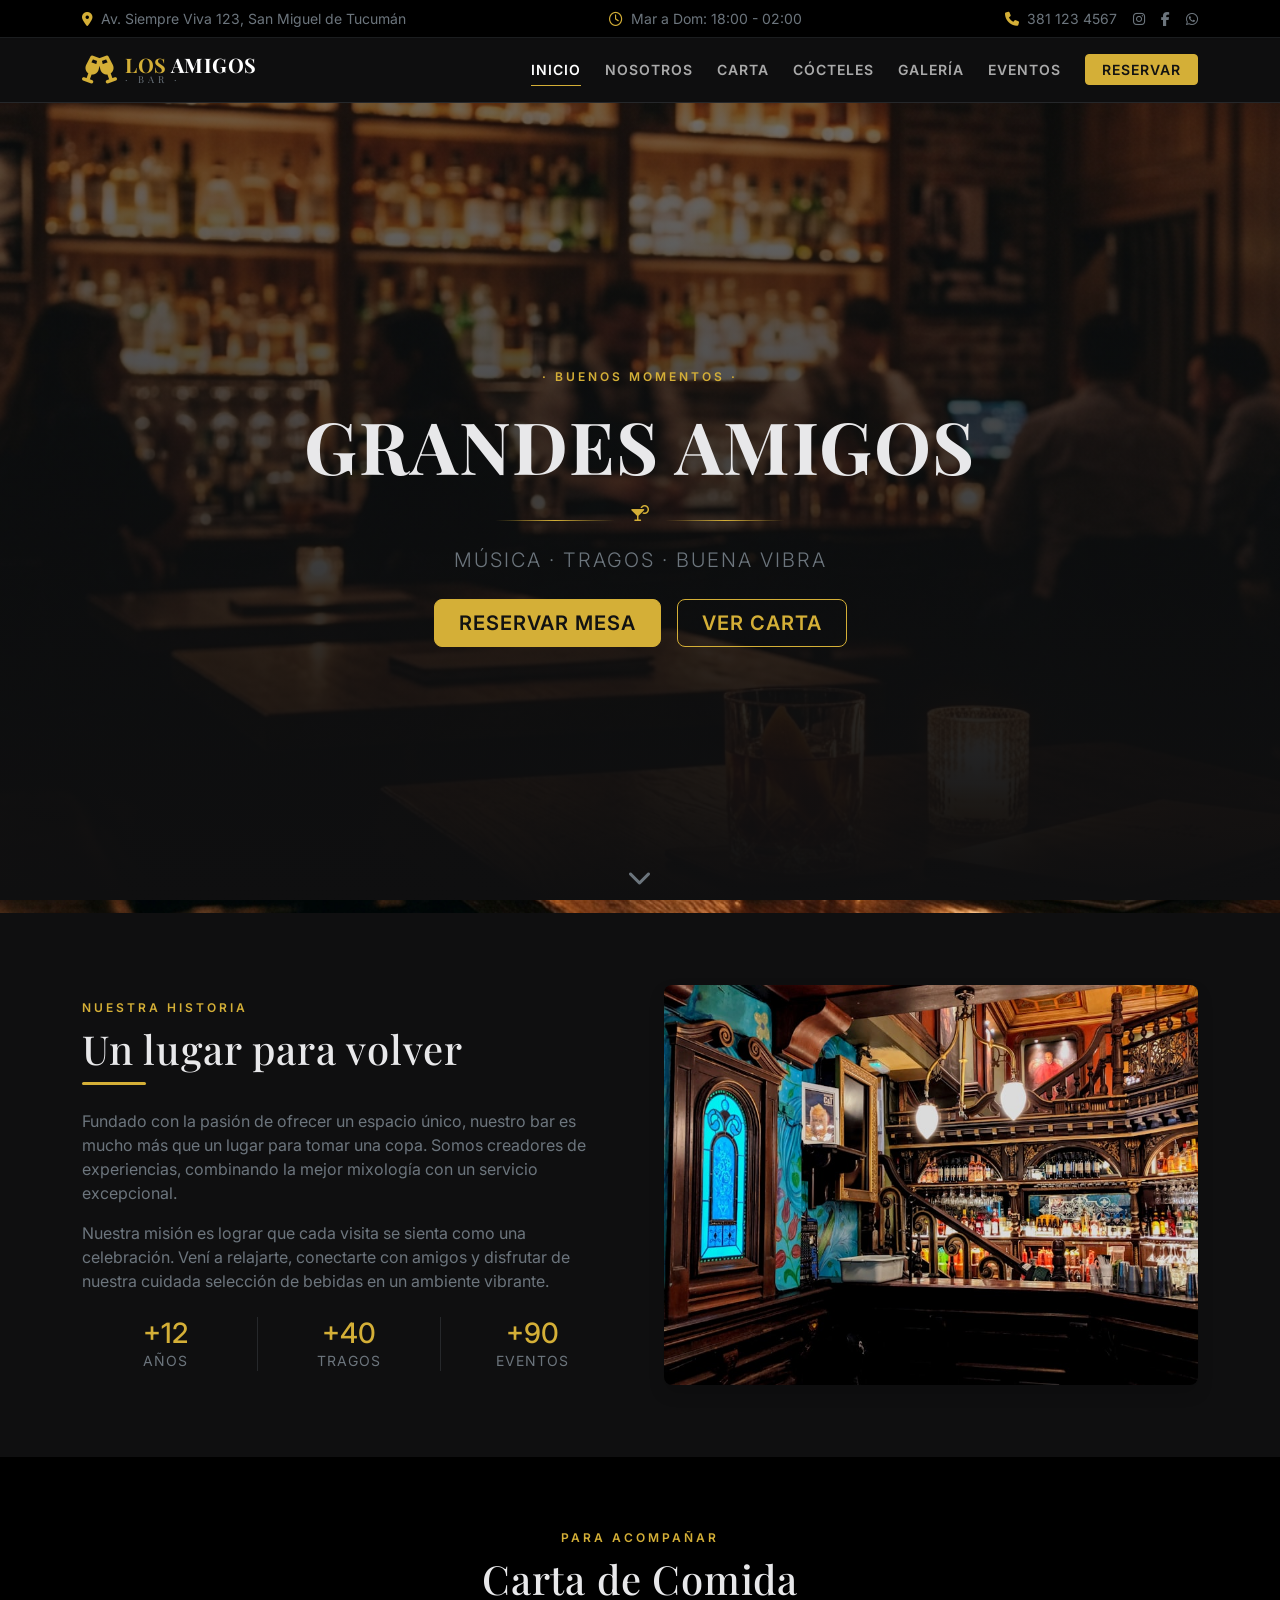
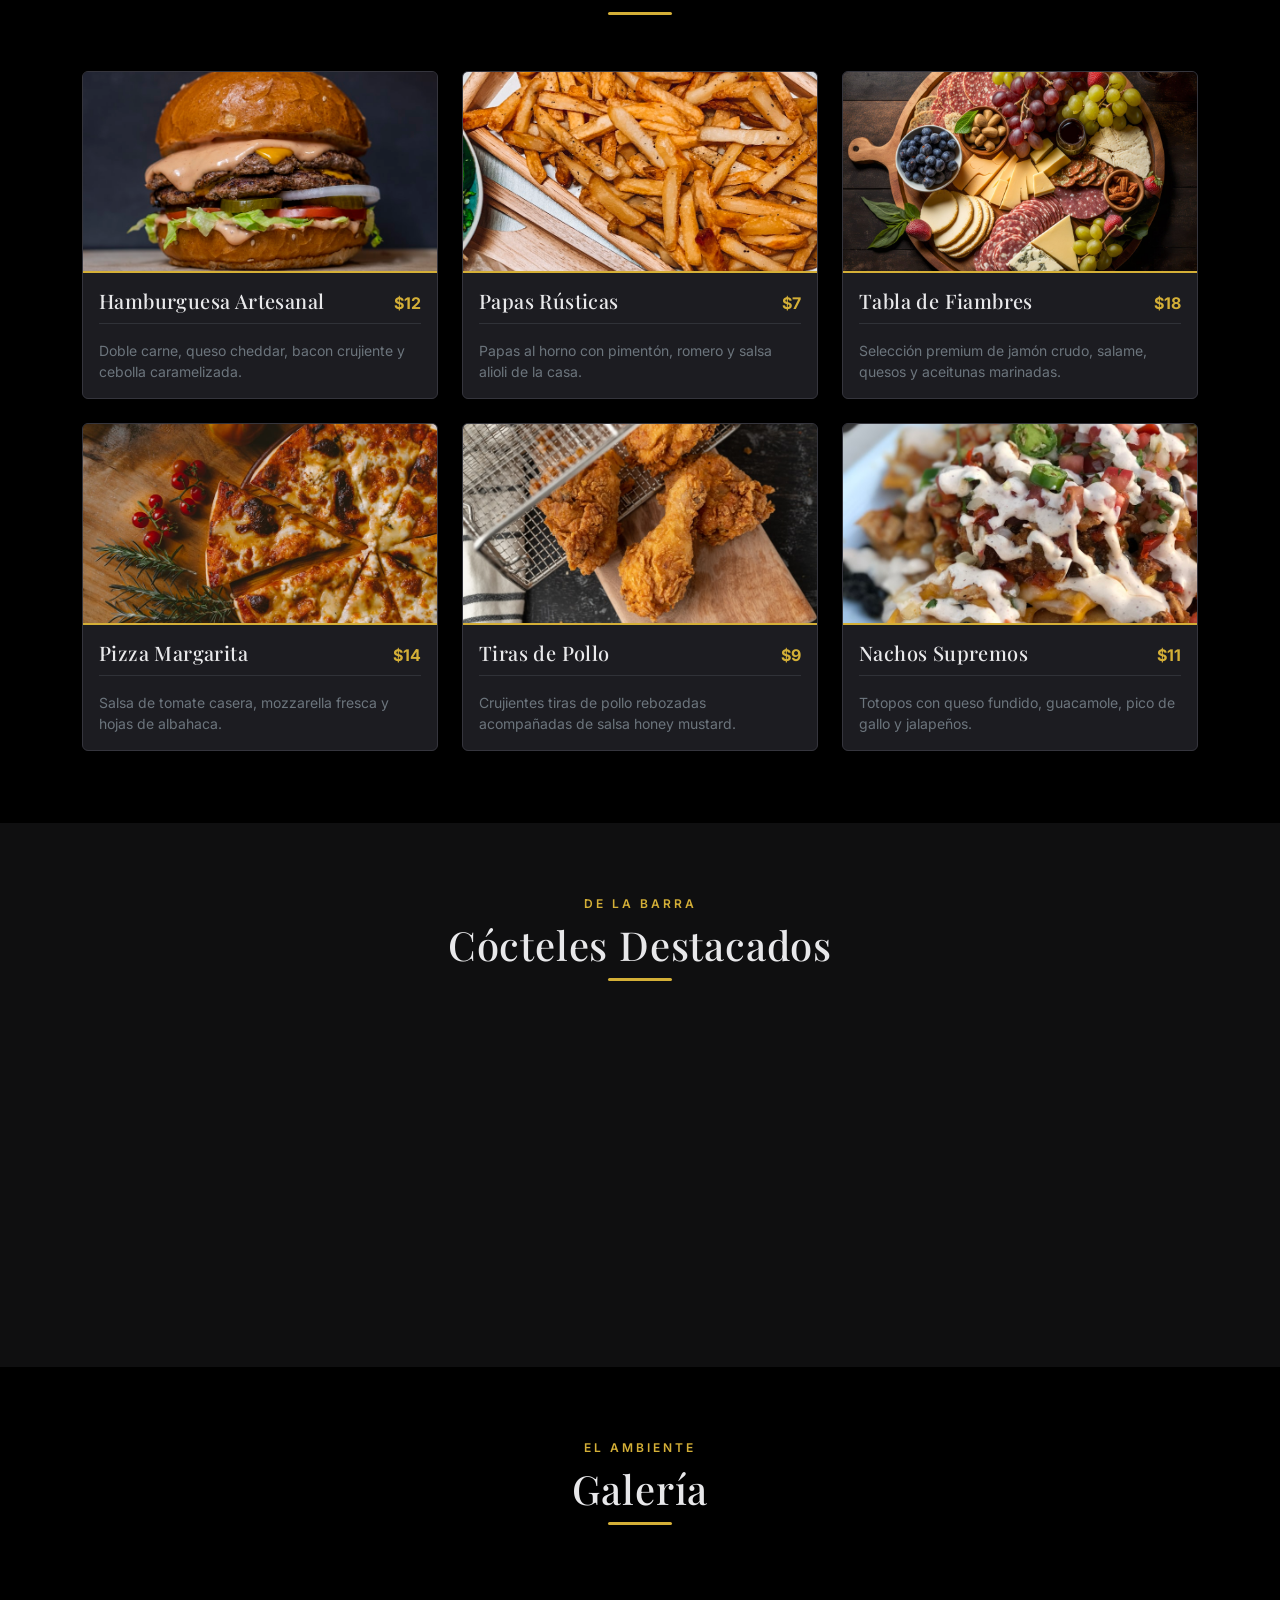
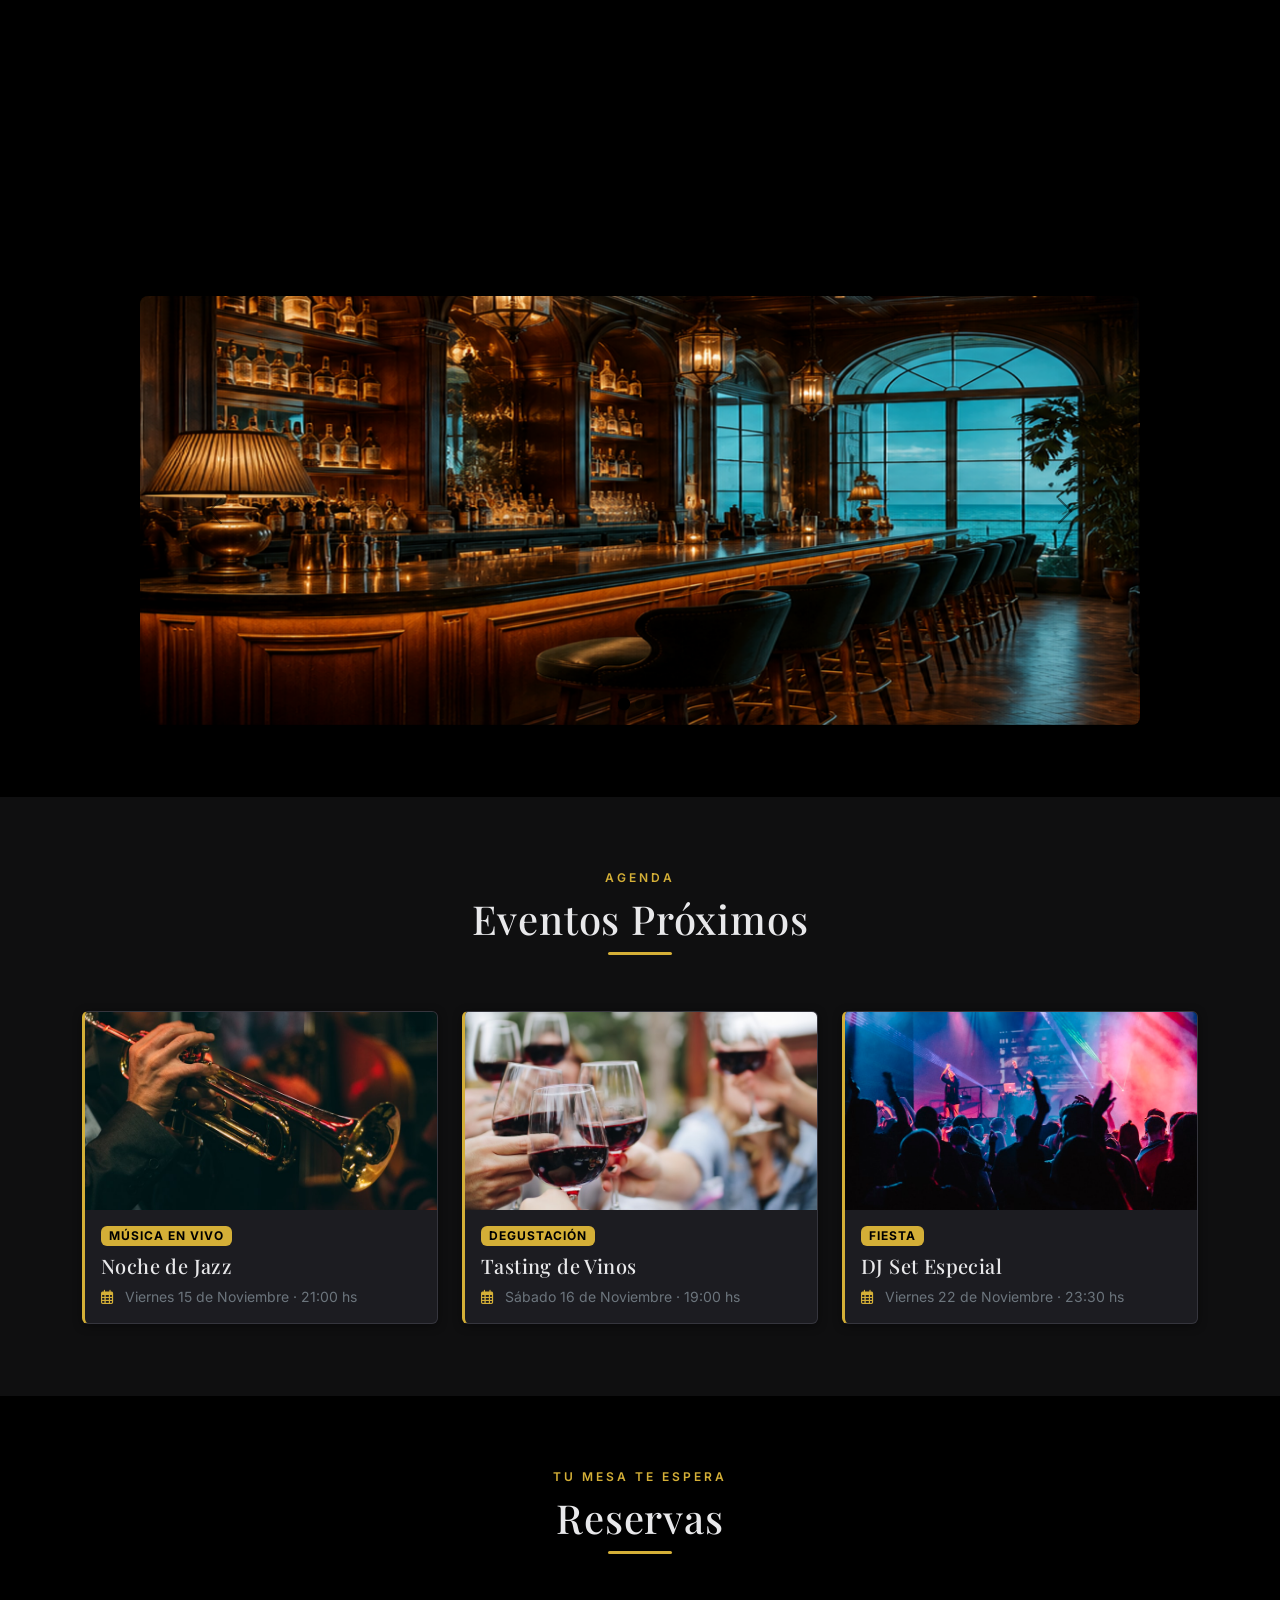
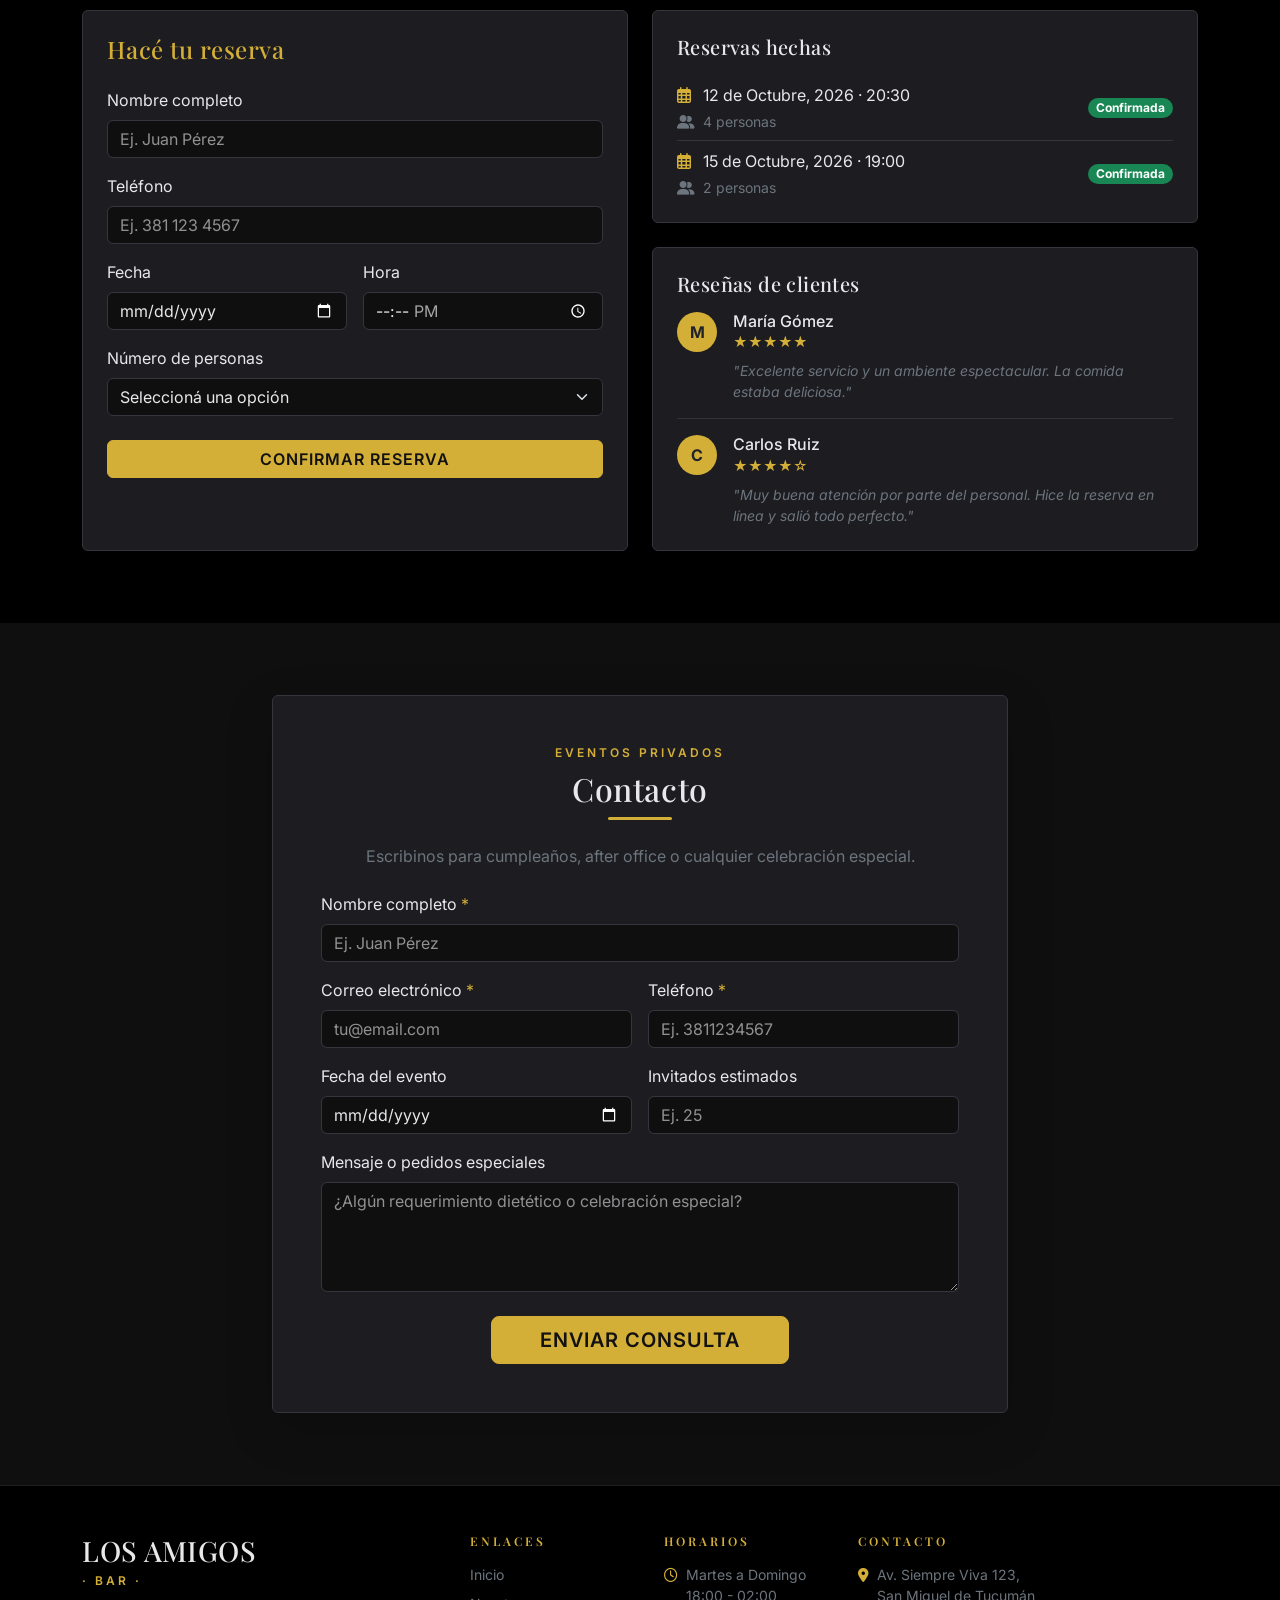
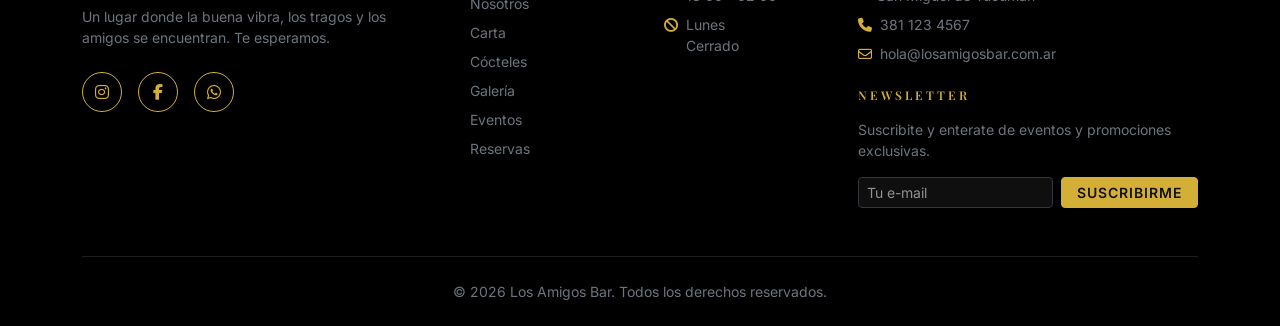
<file: index.html>
<!DOCTYPE html>
<html lang="es" data-bs-theme="dark">

<head>
    <script>document.documentElement.classList.add('js-anim');</script>
    <meta charset="UTF-8">
    <meta name="viewport" content="width=device-width, initial-scale=1.0">
    <meta name="description"
        content="Los Amigos Bar - Reservas, cócteles y buena vibra en San Miguel de Tucumán.">
    <title>Los Amigos Bar | Inicio</title>

    <!-- Tipografias (CDN, con fallback del sistema si no hay conexion) -->
    <link rel="preconnect" href="https://fonts.googleapis.com">
    <link rel="preconnect" href="https://fonts.gstatic.com" crossorigin>
    <link href="https://fonts.googleapis.com/css2?family=Inter:wght@300;400;500;600;700&family=Playfair+Display:wght@600;700&display=swap"
        rel="stylesheet">

    <!-- Iconos -->
    <link rel="stylesheet" href="https://cdnjs.cloudflare.com/ajax/libs/font-awesome/6.4.0/css/all.min.css">

    <!-- Bootstrap 5.3.3 (CDN) -->
    <link rel="stylesheet" href="https://cdn.jsdelivr.net/npm/bootstrap@5.3.3/dist/css/bootstrap.min.css">

    <!-- Hoja de estilos propia (ultima, para poder pisar a Bootstrap) -->
    <link rel="stylesheet" href="styles.css">

    <!-- Favicon -->
    <link rel="icon" type="image/svg+xml" href="favicon.svg">
</head>

<body class="d-flex flex-column min-vh-100" data-bs-spy="scroll" data-bs-target="#navPrincipal" data-bs-root-margin="0px 0px -55%">

    <!-- Salto de accesibilidad -->
    <a href="#contenido" class="skip-link visually-hidden-focusable btn btn-warning m-2">Saltar al contenido</a>

    <!-- ============================= BARRA SUPERIOR ============================= -->
    <div class="bg-black border-bottom border-secondary border-opacity-25 py-2 small text-secondary">
        <div class="container d-flex flex-wrap justify-content-center justify-content-md-between align-items-center gap-2 gap-md-3">
            <div class="d-flex align-items-center gap-2">
                <i class="fa-solid fa-location-dot text-warning"></i>
                <span>Av. Siempre Viva 123, San Miguel de Tucumán</span>
            </div>

            <div class="d-none d-md-flex align-items-center gap-2">
                <i class="fa-regular fa-clock text-warning"></i>
                <span>Mar a Dom: 18:00 - 02:00</span>
            </div>

            <div class="d-flex align-items-center gap-3">
                <a href="tel:+543811234567" class="d-none d-sm-flex align-items-center gap-2 text-secondary text-decoration-none hover-gold">
                    <i class="fa-solid fa-phone text-warning"></i> 381 123 4567
                </a>
                <div class="d-flex gap-3">
                    <a href="#" class="text-secondary hover-gold" aria-label="Instagram"><i class="fa-brands fa-instagram"></i></a>
                    <a href="#" class="text-secondary hover-gold" aria-label="Facebook"><i class="fa-brands fa-facebook-f"></i></a>
                    <a href="#" class="text-secondary hover-gold" aria-label="WhatsApp"><i class="fa-brands fa-whatsapp"></i></a>
                </div>
            </div>
        </div>
    </div>

    <!-- ================================ NAVBAR ================================= -->
    <nav class="navbar navbar-expand-xl navbar-glass sticky-top border-bottom border-secondary border-opacity-25">
        <div class="container py-1">

            <a class="navbar-brand d-flex align-items-center gap-2 text-uppercase fw-bold" href="#">
                <i class="fa-solid fa-champagne-glasses text-warning fs-3"></i>
                <span class="lh-1">
                    <span class="text-warning">Los</span> Amigos
                    <small class="d-block text-secondary fw-normal letter-spacing-3" style="font-size:.6rem">· Bar ·</small>
                </span>
            </a>

            <button class="navbar-toggler border-secondary" type="button" data-bs-toggle="collapse"
                data-bs-target="#navPrincipal" aria-controls="navPrincipal" aria-expanded="false"
                aria-label="Abrir o cerrar el menú de navegación">
                <span class="navbar-toggler-icon"></span>
            </button>

            <div class="collapse navbar-collapse justify-content-end" id="navPrincipal">
                <ul class="navbar-nav align-items-lg-center gap-lg-2 pt-3 pt-lg-0 text-uppercase fw-semibold small letter-spacing-1">
                    <li class="nav-item"><a class="nav-link active px-2" aria-current="page" href="#inicio">Inicio</a></li>
                    <li class="nav-item"><a class="nav-link px-2" href="#nosotros">Nosotros</a></li>
                    <li class="nav-item"><a class="nav-link px-2" href="#carta">Carta</a></li>
                    <li class="nav-item"><a class="nav-link px-2" href="#cocteles">Cócteles</a></li>
                    <li class="nav-item"><a class="nav-link px-2" href="#galeria">Galería</a></li>
                    <li class="nav-item"><a class="nav-link px-2" href="#eventos">Eventos</a></li>
                    <li class="nav-item ms-lg-2">
                        <a class="btn btn-warning btn-sm px-3 text-uppercase" href="#reservas">Reservar</a>
                    </li>
                </ul>
            </div>
        </div>
    </nav>

    <main id="contenido" class="flex-grow-1">

        <!-- ================================= HERO ============================== -->
        <header id="inicio" class="hero d-flex align-items-center justify-content-center text-center position-relative">
            <div class="container py-5">
                <div class="row justify-content-center">
                    <div class="col-12 col-md-10 col-lg-8" data-parallax="0.15">

                        <p class="section-eyebrow mb-3">· Buenos Momentos ·</p>

                        <h1 class="display-2 fw-bold text-uppercase mb-3">Grandes Amigos</h1>

                        <div class="d-flex align-items-center justify-content-center gap-3 mb-4">
                            <hr class="rule-gold flex-grow-1 mb-0" style="max-width:120px">
                            <i class="fa-solid fa-martini-glass-citrus text-warning"></i>
                            <hr class="rule-gold flex-grow-1 mb-0" style="max-width:120px">
                        </div>

                        <p class="lead text-secondary text-uppercase letter-spacing-2 mb-4">
                            Música · Tragos · Buena Vibra
                        </p>

                        <div class="d-flex justify-content-center gap-3 flex-wrap">
                            <a href="#reservas" class="btn btn-warning btn-lg px-4 text-uppercase letter-spacing-1">Reservar Mesa</a>
                            <a href="#carta" class="btn btn-outline-warning btn-lg px-4 text-uppercase letter-spacing-1">Ver Carta</a>
                        </div>
                    </div>
                </div>
            </div>

            <a href="#nosotros" class="hero__scroll-cue d-none d-md-inline-flex position-absolute bottom-0 mb-4 text-secondary fs-4 text-decoration-none"
                aria-label="Ir a la siguiente sección">
                <i class="fa-solid fa-chevron-down"></i>
            </a>
        </header>

        <!-- =============================== NOSOTROS ============================ -->
        <section id="nosotros" class="py-5" aria-labelledby="titulo-nosotros">
            <div class="container py-lg-4">
                <div class="row align-items-center g-4 g-lg-5">

                    <div class="col-12 col-lg-6" data-reveal="left">
                        <p class="section-eyebrow mb-2">Nuestra Historia</p>
                        <h2 id="titulo-nosotros" class="section-title h1 mb-4">Un lugar para volver</h2>

                        <p class="text-secondary mb-3">
                            Fundado con la pasión de ofrecer un espacio único, nuestro bar es mucho más que un
                            lugar para tomar una copa. Somos creadores de experiencias, combinando la mejor
                            mixología con un servicio excepcional.
                        </p>

                        <p class="text-secondary mb-4">
                            Nuestra misión es lograr que cada visita se sienta como una celebración. Vení a
                            relajarte, conectarte con amigos y disfrutar de nuestra cuidada selección de bebidas
                            en un ambiente vibrante.
                        </p>

                        <div class="row g-3 text-center">
                            <div class="col-4">
                                <div class="h3 text-warning mb-0" data-count="12" data-count-prefix="+">+12</div>
                                <div class="small text-secondary text-uppercase letter-spacing-1">Años</div>
                            </div>
                            <div class="col-4 border-start border-end border-secondary border-opacity-25">
                                <div class="h3 text-warning mb-0" data-count="40" data-count-prefix="+">+40</div>
                                <div class="small text-secondary text-uppercase letter-spacing-1">Tragos</div>
                            </div>
                            <div class="col-4">
                                <div class="h3 text-warning mb-0" data-count="90" data-count-prefix="+">+90</div>
                                <div class="small text-secondary text-uppercase letter-spacing-1">Eventos</div>
                            </div>
                        </div>
                    </div>

                    <div class="col-12 col-lg-6">
                        <div class="ratio ratio-4x3 rounded-3 overflow-hidden shadow zoom-host" data-reveal="right">
                            <img src="img/about.jpg"
                                alt="Bartender preparando un cóctel artesanal en la barra"
                                class="w-100 h-100 object-fit-cover img-zoom" loading="lazy">
                        </div>
                    </div>

                </div>
            </div>
        </section>

        <!-- ============================ CARTA DE COMIDA ======================== -->
        <section id="carta" class="py-5 bg-black" aria-labelledby="titulo-carta">
            <div class="container py-lg-4">

                <div class="text-center mb-5">
                    <p class="section-eyebrow mb-2">Para acompañar</p>
                    <h2 id="titulo-carta" class="section-title section-title--center h1">Carta de Comida</h2>
                </div>

                <div class="row row-cols-1 row-cols-md-2 row-cols-lg-3 g-4">

                    <div class="col">
                        <article class="card card-lift h-100 overflow-hidden zoom-host" data-reveal="up">
                            <div class="ratio ratio-16x9 overflow-hidden">
                                <img src="img/hamburguesa.jpg" alt="Hamburguesa artesanal"
                                    class="w-100 h-100 object-fit-cover img-zoom" loading="lazy">
                            </div>
                            <div class="card-body card-accent-top">
                                <div class="d-flex justify-content-between align-items-baseline gap-2 border-bottom border-secondary border-opacity-25 pb-2 mb-3">
                                    <h3 class="h5 mb-0">Hamburguesa Artesanal</h3>
                                    <span class="fw-bold text-warning">$12</span>
                                </div>
                                <p class="text-secondary small mb-0">
                                    Doble carne, queso cheddar, bacon crujiente y cebolla caramelizada.
                                </p>
                            </div>
                        </article>
                    </div>

                    <div class="col">
                        <article class="card card-lift h-100 overflow-hidden zoom-host" data-reveal="up">
                            <div class="ratio ratio-16x9 overflow-hidden">
                                <img src="img/papas.jpg" alt="Papas rústicas"
                                    class="w-100 h-100 object-fit-cover img-zoom" loading="lazy">
                            </div>
                            <div class="card-body card-accent-top">
                                <div class="d-flex justify-content-between align-items-baseline gap-2 border-bottom border-secondary border-opacity-25 pb-2 mb-3">
                                    <h3 class="h5 mb-0">Papas Rústicas</h3>
                                    <span class="fw-bold text-warning">$7</span>
                                </div>
                                <p class="text-secondary small mb-0">
                                    Papas al horno con pimentón, romero y salsa alioli de la casa.
                                </p>
                            </div>
                        </article>
                    </div>

                    <div class="col">
                        <article class="card card-lift h-100 overflow-hidden zoom-host" data-reveal="up">
                            <div class="ratio ratio-16x9 overflow-hidden">
                                <img src="img/fiambre.jpg" alt="Tabla de fiambres"
                                    class="w-100 h-100 object-fit-cover img-zoom" loading="lazy">
                            </div>
                            <div class="card-body card-accent-top">
                                <div class="d-flex justify-content-between align-items-baseline gap-2 border-bottom border-secondary border-opacity-25 pb-2 mb-3">
                                    <h3 class="h5 mb-0">Tabla de Fiambres</h3>
                                    <span class="fw-bold text-warning">$18</span>
                                </div>
                                <p class="text-secondary small mb-0">
                                    Selección premium de jamón crudo, salame, quesos y aceitunas marinadas.
                                </p>
                            </div>
                        </article>
                    </div>

                    <div class="col">
                        <article class="card card-lift h-100 overflow-hidden zoom-host" data-reveal="up">
                            <div class="ratio ratio-16x9 overflow-hidden">
                                <img src="img/pizza.jpg" alt="Pizza margarita"
                                    class="w-100 h-100 object-fit-cover img-zoom" loading="lazy">
                            </div>
                            <div class="card-body card-accent-top">
                                <div class="d-flex justify-content-between align-items-baseline gap-2 border-bottom border-secondary border-opacity-25 pb-2 mb-3">
                                    <h3 class="h5 mb-0">Pizza Margarita</h3>
                                    <span class="fw-bold text-warning">$14</span>
                                </div>
                                <p class="text-secondary small mb-0">
                                    Salsa de tomate casera, mozzarella fresca y hojas de albahaca.
                                </p>
                            </div>
                        </article>
                    </div>

                    <div class="col">
                        <article class="card card-lift h-100 overflow-hidden zoom-host" data-reveal="up">
                            <div class="ratio ratio-16x9 overflow-hidden">
                                <img src="img/pollo.jpg" alt="Tiras de pollo"
                                    class="w-100 h-100 object-fit-cover img-zoom" loading="lazy">
                            </div>
                            <div class="card-body card-accent-top">
                                <div class="d-flex justify-content-between align-items-baseline gap-2 border-bottom border-secondary border-opacity-25 pb-2 mb-3">
                                    <h3 class="h5 mb-0">Tiras de Pollo</h3>
                                    <span class="fw-bold text-warning">$9</span>
                                </div>
                                <p class="text-secondary small mb-0">
                                    Crujientes tiras de pollo rebozadas acompañadas de salsa honey mustard.
                                </p>
                            </div>
                        </article>
                    </div>

                    <div class="col">
                        <article class="card card-lift h-100 overflow-hidden zoom-host" data-reveal="up">
                            <div class="ratio ratio-16x9 overflow-hidden">
                                <img src="img/nachos.jpg" alt="Nachos supremos"
                                    class="w-100 h-100 object-fit-cover img-zoom" loading="lazy">
                            </div>
                            <div class="card-body card-accent-top">
                                <div class="d-flex justify-content-between align-items-baseline gap-2 border-bottom border-secondary border-opacity-25 pb-2 mb-3">
                                    <h3 class="h5 mb-0">Nachos Supremos</h3>
                                    <span class="fw-bold text-warning">$11</span>
                                </div>
                                <p class="text-secondary small mb-0">
                                    Totopos con queso fundido, guacamole, pico de gallo y jalapeños.
                                </p>
                            </div>
                        </article>
                    </div>

                </div>
            </div>
        </section>

        <!-- ========================== CÓCTELES DESTACADOS ====================== -->
        <section id="cocteles" class="py-5" aria-labelledby="titulo-cocteles">
            <div class="container py-lg-4">

                <div class="text-center mb-5">
                    <p class="section-eyebrow mb-2">De la barra</p>
                    <h2 id="titulo-cocteles" class="section-title section-title--center h1">Cócteles Destacados</h2>
                </div>

                <div class="row g-4 g-lg-5">

                    <div class="col-12 col-lg-6" data-reveal="up">
                        <ul class="list-unstyled mb-0">
                            <li class="d-flex align-items-center gap-3 border-bottom border-secondary border-opacity-25 pb-3 mb-3 zoom-host">
                                <div class="rounded-circle overflow-hidden flex-shrink-0" style="width:64px;height:64px">
                                    <img src="img/mojito.jpg" alt="Mojito" class="w-100 h-100 object-fit-cover img-zoom" loading="lazy">
                                </div>
                                <div class="flex-grow-1">
                                    <div class="d-flex justify-content-between align-items-baseline gap-2">
                                        <h3 class="h6 mb-1">Mojito Clásico</h3>
                                        <span class="fw-bold text-warning">$8</span>
                                    </div>
                                    <p class="text-secondary small mb-0">Ron blanco, menta fresca, lima y soda.</p>
                                </div>
                            </li>

                            <li class="d-flex align-items-center gap-3 border-bottom border-secondary border-opacity-25 pb-3 mb-3 zoom-host">
                                <div class="rounded-circle overflow-hidden flex-shrink-0" style="width:64px;height:64px">
                                    <img src="img/negroni.jpg" alt="Negroni" class="w-100 h-100 object-fit-cover img-zoom" loading="lazy">
                                </div>
                                <div class="flex-grow-1">
                                    <div class="d-flex justify-content-between align-items-baseline gap-2">
                                        <h3 class="h6 mb-1">Negroni</h3>
                                        <span class="fw-bold text-warning">$10</span>
                                    </div>
                                    <p class="text-secondary small mb-0">Gin, vermut rosso y bitter, con twist de naranja.</p>
                                </div>
                            </li>

                            <li class="d-flex align-items-center gap-3 zoom-host">
                                <div class="rounded-circle overflow-hidden flex-shrink-0" style="width:64px;height:64px">
                                    <img src="img/gin-tonic.jpg" alt="Gin Tonic" class="w-100 h-100 object-fit-cover img-zoom" loading="lazy">
                                </div>
                                <div class="flex-grow-1">
                                    <div class="d-flex justify-content-between align-items-baseline gap-2">
                                        <h3 class="h6 mb-1">Gin Tonic de Autor</h3>
                                        <span class="fw-bold text-warning">$9</span>
                                    </div>
                                    <p class="text-secondary small mb-0">Gin premium, tónica artesanal y botánicos de estación.</p>
                                </div>
                            </li>
                        </ul>
                    </div>

                    <div class="col-12 col-lg-6" data-reveal="up">
                        <ul class="list-unstyled mb-0">
                            <li class="d-flex align-items-center gap-3 border-bottom border-secondary border-opacity-25 pb-3 mb-3 zoom-host">
                                <div class="rounded-circle overflow-hidden flex-shrink-0" style="width:64px;height:64px">
                                    <img src="img/old-fashioned.jpg" alt="Old Fashioned" class="w-100 h-100 object-fit-cover img-zoom" loading="lazy">
                                </div>
                                <div class="flex-grow-1">
                                    <div class="d-flex justify-content-between align-items-baseline gap-2">
                                        <h3 class="h6 mb-1">Old Fashioned</h3>
                                        <span class="fw-bold text-warning">$11</span>
                                    </div>
                                    <p class="text-secondary small mb-0">Bourbon, angostura y azúcar, servido sobre hielo tallado.</p>
                                </div>
                            </li>

                            <li class="d-flex align-items-center gap-3 border-bottom border-secondary border-opacity-25 pb-3 mb-3 zoom-host">
                                <div class="rounded-circle overflow-hidden flex-shrink-0" style="width:64px;height:64px">
                                    <img src="img/margarita.jpg" alt="Margarita" class="w-100 h-100 object-fit-cover img-zoom" loading="lazy">
                                </div>
                                <div class="flex-grow-1">
                                    <div class="d-flex justify-content-between align-items-baseline gap-2">
                                        <h3 class="h6 mb-1">Margarita</h3>
                                        <span class="fw-bold text-warning">$9</span>
                                    </div>
                                    <p class="text-secondary small mb-0">Tequila, triple sec y lima, con borde de sal marina.</p>
                                </div>
                            </li>

                            <li class="d-flex align-items-center gap-3 zoom-host">
                                <div class="rounded-circle overflow-hidden flex-shrink-0" style="width:64px;height:64px">
                                    <img src="img/espresso-martini.jpg" alt="Espresso Martini" class="w-100 h-100 object-fit-cover img-zoom" loading="lazy">
                                </div>
                                <div class="flex-grow-1">
                                    <div class="d-flex justify-content-between align-items-baseline gap-2">
                                        <h3 class="h6 mb-1">Espresso Martini</h3>
                                        <span class="fw-bold text-warning">$12</span>
                                    </div>
                                    <p class="text-secondary small mb-0">Vodka, licor de café y espresso recién hecho.</p>
                                </div>
                            </li>
                        </ul>
                    </div>

                </div>
            </div>
        </section>

        <!-- ================================ GALERÍA ============================ -->
        <section id="galeria" class="py-5 bg-black" aria-labelledby="titulo-galeria">
            <div class="container py-lg-4">

                <div class="text-center mb-5">
                    <p class="section-eyebrow mb-2">El ambiente</p>
                    <h2 id="titulo-galeria" class="section-title section-title--center h1">Galería</h2>
                </div>

                <div class="row g-3 g-lg-4 mb-4 mb-lg-5">
                    <div class="col-12 col-md-4">
                        <div class="ratio ratio-4x3 rounded-3 overflow-hidden shadow position-relative zoom-host gallery-veil" data-reveal="up">
                            <img src="img/cocteles-barra.jpg" alt="Cócteles servidos sobre la barra"
                                class="w-100 h-100 object-fit-cover img-zoom" loading="lazy">
                        </div>
                    </div>
                    <div class="col-12 col-md-4">
                        <div class="ratio ratio-4x3 rounded-3 overflow-hidden shadow position-relative zoom-host gallery-veil" data-reveal="up">
                            <img src="img/about.jpg" alt="Ambiente del bar por la noche"
                                class="w-100 h-100 object-fit-cover img-zoom" loading="lazy">
                        </div>
                    </div>
                    <div class="col-12 col-md-4">
                        <div class="ratio ratio-4x3 rounded-3 overflow-hidden shadow position-relative zoom-host gallery-veil" data-reveal="up">
                            <img src="img/amigos-brindando.jpg" alt="Amigos brindando en una mesa"
                                class="w-100 h-100 object-fit-cover img-zoom" loading="lazy">
                        </div>
                    </div>
                </div>

                <!-- Carrusel de Bootstrap (reemplaza al carrusel hecho a mano) -->
                <div id="carruselEspacio" class="carousel slide rounded-3 overflow-hidden shadow mx-auto"
                    style="max-width:1000px" data-bs-ride="carousel">

                    <div class="carousel-indicators">
                        <button type="button" data-bs-target="#carruselEspacio" data-bs-slide-to="0"
                            class="active" aria-current="true" aria-label="Foto 1 del salón"></button>
                        <button type="button" data-bs-target="#carruselEspacio" data-bs-slide-to="1"
                            aria-label="Foto 2 del salón"></button>
                        <button type="button" data-bs-target="#carruselEspacio" data-bs-slide-to="2"
                            aria-label="Foto 3 del salón"></button>
                    </div>

                    <div class="carousel-inner">
                        <div class="carousel-item active">
                            <div class="ratio ratio-21x9">
                                <img src="img/bar_1.png" class="object-fit-cover" alt="Vista de la barra principal">
                            </div>
                        </div>
                        <div class="carousel-item">
                            <div class="ratio ratio-21x9">
                                <img src="img/bar_2.png" class="object-fit-cover" alt="Salón con mesas y luz cálida">
                            </div>
                        </div>
                        <div class="carousel-item">
                            <div class="ratio ratio-21x9">
                                <img src="img/bar_3.png" class="object-fit-cover" alt="Rincón de tragos de autor">
                            </div>
                        </div>
                    </div>

                    <button class="carousel-control-prev" type="button" data-bs-target="#carruselEspacio" data-bs-slide="prev">
                        <span class="carousel-control-prev-icon" aria-hidden="true"></span>
                        <span class="visually-hidden">Anterior</span>
                    </button>
                    <button class="carousel-control-next" type="button" data-bs-target="#carruselEspacio" data-bs-slide="next">
                        <span class="carousel-control-next-icon" aria-hidden="true"></span>
                        <span class="visually-hidden">Siguiente</span>
                    </button>
                </div>

            </div>
        </section>

        <!-- ================================ EVENTOS ============================ -->
        <section id="eventos" class="py-5" aria-labelledby="titulo-eventos">
            <div class="container py-lg-4">

                <div class="text-center mb-5">
                    <p class="section-eyebrow mb-2">Agenda</p>
                    <h2 id="titulo-eventos" class="section-title section-title--center h1">Eventos Próximos</h2>
                </div>

                <div class="row row-cols-1 row-cols-md-3 g-4">

                    <div class="col">
                        <article class="card card-lift card-accent-start h-100 overflow-hidden zoom-host" data-reveal="up">
                            <div class="ratio ratio-16x9 overflow-hidden">
                                <img src="img/jazz.jpg" alt="Banda de jazz tocando en vivo"
                                    class="w-100 h-100 object-fit-cover img-zoom" loading="lazy">
                            </div>
                            <div class="card-body d-flex flex-column">
                                <span class="badge text-bg-warning align-self-start mb-2 text-uppercase letter-spacing-1">Música en vivo</span>
                                <h3 class="h5 mb-2">Noche de Jazz</h3>
                                <p class="text-secondary small mt-auto mb-0">
                                    <i class="fa-regular fa-calendar-days text-warning me-2"></i>
                                    Viernes 15 de Noviembre · 21:00 hs
                                </p>
                            </div>
                        </article>
                    </div>

                    <div class="col">
                        <article class="card card-lift card-accent-start h-100 overflow-hidden zoom-host" data-reveal="up">
                            <div class="ratio ratio-16x9 overflow-hidden">
                                <img src="img/vinos.jpg" alt="Copas de vino preparadas para una degustación"
                                    class="w-100 h-100 object-fit-cover img-zoom" loading="lazy">
                            </div>
                            <div class="card-body d-flex flex-column">
                                <span class="badge text-bg-warning align-self-start mb-2 text-uppercase letter-spacing-1">Degustación</span>
                                <h3 class="h5 mb-2">Tasting de Vinos</h3>
                                <p class="text-secondary small mt-auto mb-0">
                                    <i class="fa-regular fa-calendar-days text-warning me-2"></i>
                                    Sábado 16 de Noviembre · 19:00 hs
                                </p>
                            </div>
                        </article>
                    </div>

                    <div class="col">
                        <article class="card card-lift card-accent-start h-100 overflow-hidden zoom-host" data-reveal="up">
                            <div class="ratio ratio-16x9 overflow-hidden">
                                <img src="img/dj.jpg" alt="DJ mezclando en cabina"
                                    class="w-100 h-100 object-fit-cover img-zoom" loading="lazy">
                            </div>
                            <div class="card-body d-flex flex-column">
                                <span class="badge text-bg-warning align-self-start mb-2 text-uppercase letter-spacing-1">Fiesta</span>
                                <h3 class="h5 mb-2">DJ Set Especial</h3>
                                <p class="text-secondary small mt-auto mb-0">
                                    <i class="fa-regular fa-calendar-days text-warning me-2"></i>
                                    Viernes 22 de Noviembre · 23:30 hs
                                </p>
                            </div>
                        </article>
                    </div>

                </div>
            </div>
        </section>

        <!-- ================================ RESERVAS =========================== -->
        <section id="reservas" class="py-5 bg-black" aria-labelledby="titulo-reservas">
            <div class="container py-lg-4">

                <div class="text-center mb-5">
                    <p class="section-eyebrow mb-2">Tu mesa te espera</p>
                    <h2 id="titulo-reservas" class="section-title section-title--center h1">Reservas</h2>
                </div>

                <div class="row g-4">

                    <!-- Formulario de reserva -->
                    <div class="col-12 col-lg-6">
                        <div class="card h-100" data-reveal="left">
                            <div class="card-body p-4">
                                <h3 class="h4 text-warning mb-4">Hacé tu reserva</h3>

                                <form action="#" method="post" novalidate>
                                    <div class="mb-3">
                                        <label class="form-label" for="res-nombre">Nombre completo</label>
                                        <input class="form-control" type="text" id="res-nombre" name="nombre"
                                            placeholder="Ej. Juan Pérez" minlength="3" required>
                                        <div class="invalid-feedback">Ingresá tu nombre (mínimo 3 caracteres).</div>
                                    </div>

                                    <div class="mb-3">
                                        <label class="form-label" for="res-telefono">Teléfono</label>
                                        <input class="form-control" type="tel" id="res-telefono" name="telefono"
                                            placeholder="Ej. 381 123 4567" pattern="[0-9 +-]{8,20}" required>
                                        <div class="invalid-feedback">Ingresá un teléfono válido (8 a 20 dígitos).</div>
                                    </div>

                                    <div class="row g-3 mb-3">
                                        <div class="col-md-6">
                                            <label class="form-label" for="res-fecha">Fecha</label>
                                            <input class="form-control" type="date" id="res-fecha" name="fecha" required>
                                            <div class="invalid-feedback">Elegí una fecha.</div>
                                        </div>
                                        <div class="col-md-6">
                                            <label class="form-label" for="res-hora">Hora</label>
                                            <input class="form-control" type="time" id="res-hora" name="hora"
                                                min="18:00" max="23:59" required>
                                            <div class="invalid-feedback">Elegí un horario entre las 18:00 y las 02:00.</div>
                                        </div>
                                    </div>

                                    <div class="mb-4">
                                        <label class="form-label" for="res-personas">Número de personas</label>
                                        <select class="form-select" id="res-personas" name="personas" required>
                                            <option value="" disabled selected>Seleccioná una opción</option>
                                            <option value="1">1 persona</option>
                                            <option value="2">2 personas</option>
                                            <option value="3">3 personas</option>
                                            <option value="4">4 personas</option>
                                            <option value="5+">5 o más personas</option>
                                        </select>
                                        <div class="invalid-feedback">Indicá cuántas personas van a venir.</div>
                                    </div>

                                    <button class="btn btn-warning w-100 text-uppercase letter-spacing-1" type="submit">
                                        Confirmar reserva
                                    </button>
                                </form>
                            </div>
                        </div>
                    </div>

                    <!-- Reservas hechas + reseñas -->
                    <div class="col-12 col-lg-6">
                        <div class="row g-4">

                            <div class="col-12">
                                <div class="card" data-reveal="right">
                                    <div class="card-body p-4">
                                        <h3 class="h5 mb-3">Reservas hechas</h3>

                                        <ul class="list-group list-group-flush">
                                            <li class="list-group-item bg-transparent d-flex justify-content-between align-items-center px-0">
                                                <div>
                                                    <div class="mb-1">
                                                        <i class="fa-regular fa-calendar-days text-warning me-2"></i>
                                                        12 de Octubre, 2026 · 20:30
                                                    </div>
                                                    <div class="text-secondary small">
                                                        <i class="fa-solid fa-user-group me-2"></i>4 personas
                                                    </div>
                                                </div>
                                                <span class="badge text-bg-success rounded-pill">Confirmada</span>
                                            </li>

                                            <li class="list-group-item bg-transparent d-flex justify-content-between align-items-center px-0 pb-0">
                                                <div>
                                                    <div class="mb-1">
                                                        <i class="fa-regular fa-calendar-days text-warning me-2"></i>
                                                        15 de Octubre, 2026 · 19:00
                                                    </div>
                                                    <div class="text-secondary small">
                                                        <i class="fa-solid fa-user-group me-2"></i>2 personas
                                                    </div>
                                                </div>
                                                <span class="badge text-bg-success rounded-pill">Confirmada</span>
                                            </li>
                                        </ul>
                                    </div>
                                </div>
                            </div>

                            <div class="col-12">
                                <div class="card" data-reveal="right">
                                    <div class="card-body p-4">
                                        <h3 class="h5 mb-3">Reseñas de clientes</h3>

                                        <div class="d-flex border-bottom border-secondary border-opacity-25 pb-3 mb-3">
                                            <div class="rounded-circle bg-warning text-dark fw-bold d-flex align-items-center justify-content-center flex-shrink-0"
                                                style="width:40px;height:40px" aria-hidden="true">M</div>
                                            <div class="flex-grow-1 ms-3">
                                                <h4 class="h6 mb-0">María Gómez</h4>
                                                <div class="text-warning small mb-2" aria-label="5 de 5 estrellas">★★★★★</div>
                                                <p class="text-secondary small fst-italic mb-0">
                                                    "Excelente servicio y un ambiente espectacular. La comida estaba deliciosa."
                                                </p>
                                            </div>
                                        </div>

                                        <div class="d-flex">
                                            <div class="rounded-circle bg-warning text-dark fw-bold d-flex align-items-center justify-content-center flex-shrink-0"
                                                style="width:40px;height:40px" aria-hidden="true">C</div>
                                            <div class="flex-grow-1 ms-3">
                                                <h4 class="h6 mb-0">Carlos Ruiz</h4>
                                                <div class="text-warning small mb-2" aria-label="4 de 5 estrellas">★★★★☆</div>
                                                <p class="text-secondary small fst-italic mb-0">
                                                    "Muy buena atención por parte del personal. Hice la reserva en línea y salió todo perfecto."
                                                </p>
                                            </div>
                                        </div>
                                    </div>
                                </div>
                            </div>

                        </div>
                    </div>

                </div>
            </div>
        </section>

        <!-- ================================ CONTACTO =========================== -->
        <section id="contacto" class="py-5" aria-labelledby="titulo-contacto">
            <div class="container py-lg-4">
                <div class="row justify-content-center">
                    <div class="col-12 col-lg-9 col-xl-8">

                        <div class="card shadow-lg" data-reveal="up">
                            <div class="card-body p-4 p-md-5">

                                <div class="text-center mb-4">
                                    <p class="section-eyebrow mb-2">Eventos privados</p>
                                    <h2 id="titulo-contacto" class="section-title section-title--center h2">Contacto</h2>
                                    <p class="text-secondary mt-3 mb-0">
                                        Escribinos para cumpleaños, after office o cualquier celebración especial.
                                    </p>
                                </div>

                                <form action="#" method="post" novalidate>
                                    <fieldset class="border-0 p-0 m-0">
                                        <legend class="visually-hidden">Datos de contacto</legend>

                                        <div class="row g-3">
                                            <div class="col-12">
                                                <label class="form-label" for="con-nombre">
                                                    Nombre completo <span class="text-warning" aria-hidden="true">*</span>
                                                </label>
                                                <input class="form-control" type="text" id="con-nombre" name="nombre"
                                                    placeholder="Ej. Juan Pérez" autocomplete="name" minlength="3" required>
                                                <div class="invalid-feedback">Ingresá tu nombre (mínimo 3 caracteres).</div>
                                            </div>

                                            <div class="col-12 col-md-6">
                                                <label class="form-label" for="con-email">
                                                    Correo electrónico <span class="text-warning" aria-hidden="true">*</span>
                                                </label>
                                                <input class="form-control" type="email" id="con-email" name="email"
                                                    placeholder="tu@email.com" autocomplete="email" required>
                                                <div class="invalid-feedback">Ingresá un correo electrónico válido.</div>
                                            </div>

                                            <div class="col-12 col-md-6">
                                                <label class="form-label" for="con-telefono">
                                                    Teléfono <span class="text-warning" aria-hidden="true">*</span>
                                                </label>
                                                <input class="form-control" type="tel" id="con-telefono" name="telefono"
                                                    placeholder="Ej. 3811234567" pattern="[0-9]{8,15}" required>
                                                <div class="invalid-feedback">Sólo números, entre 8 y 15 dígitos.</div>
                                            </div>

                                            <div class="col-12 col-md-6">
                                                <label class="form-label" for="con-fecha">Fecha del evento</label>
                                                <input class="form-control" type="date" id="con-fecha" name="fecha">
                                            </div>

                                            <div class="col-12 col-md-6">
                                                <label class="form-label" for="con-invitados">Invitados estimados</label>
                                                <input class="form-control" type="number" id="con-invitados"
                                                    name="invitados" min="1" max="200" placeholder="Ej. 25">
                                                <div class="invalid-feedback">Ingresá un número entre 1 y 200.</div>
                                            </div>

                                            <div class="col-12">
                                                <label class="form-label" for="con-mensaje">Mensaje o pedidos especiales</label>
                                                <textarea class="form-control" id="con-mensaje" name="mensaje" rows="4"
                                                    placeholder="¿Algún requerimiento dietético o celebración especial?"></textarea>
                                            </div>
                                        </div>
                                    </fieldset>

                                    <div class="d-grid d-sm-flex justify-content-sm-center mt-4">
                                        <button class="btn btn-warning btn-lg px-5 text-uppercase letter-spacing-1" type="submit">
                                            Enviar consulta
                                        </button>
                                    </div>
                                </form>

                            </div>
                        </div>

                    </div>
                </div>
            </div>
        </section>

    </main>

    <!-- ================================= FOOTER ================================ -->
    <footer class="bg-black border-top border-secondary border-opacity-25 pt-5 mt-auto">
        <div class="container">

            <div class="row g-4 g-lg-5 pb-5">

                <div class="col-12 col-lg-4">
                    <h2 class="h3 mb-1 text-uppercase">Los Amigos</h2>
                    <p class="section-eyebrow mb-3">· Bar ·</p>
                    <p class="text-secondary small">
                        Un lugar donde la buena vibra, los tragos y los amigos se encuentran. Te esperamos.
                    </p>
                    <div class="d-flex gap-3 mt-4">
                        <a href="#" aria-label="Instagram"
                            class="d-flex align-items-center justify-content-center rounded-circle border border-warning text-warning text-decoration-none hover-gold"
                            style="width:40px;height:40px"><i class="fa-brands fa-instagram"></i></a>
                        <a href="#" aria-label="Facebook"
                            class="d-flex align-items-center justify-content-center rounded-circle border border-warning text-warning text-decoration-none hover-gold"
                            style="width:40px;height:40px"><i class="fa-brands fa-facebook-f"></i></a>
                        <a href="#" aria-label="WhatsApp"
                            class="d-flex align-items-center justify-content-center rounded-circle border border-warning text-warning text-decoration-none hover-gold"
                            style="width:40px;height:40px"><i class="fa-brands fa-whatsapp"></i></a>
                    </div>
                </div>

                <div class="col-6 col-lg-2">
                    <h3 class="section-eyebrow mb-3">Enlaces</h3>
                    <ul class="list-unstyled d-flex flex-column gap-2 small mb-0">
                        <li><a href="#inicio" class="text-secondary text-decoration-none hover-gold">Inicio</a></li>
                        <li><a href="#nosotros" class="text-secondary text-decoration-none hover-gold">Nosotros</a></li>
                        <li><a href="#carta" class="text-secondary text-decoration-none hover-gold">Carta</a></li>
                        <li><a href="#cocteles" class="text-secondary text-decoration-none hover-gold">Cócteles</a></li>
                        <li><a href="#galeria" class="text-secondary text-decoration-none hover-gold">Galería</a></li>
                        <li><a href="#eventos" class="text-secondary text-decoration-none hover-gold">Eventos</a></li>
                        <li><a href="#reservas" class="text-secondary text-decoration-none hover-gold">Reservas</a></li>
                    </ul>
                </div>

                <div class="col-6 col-lg-2">
                    <h3 class="section-eyebrow mb-3">Horarios</h3>
                    <ul class="list-unstyled small text-secondary mb-0">
                        <li class="d-flex gap-2 mb-2">
                            <i class="fa-regular fa-clock text-warning mt-1"></i>
                            <span>Martes a Domingo<br>18:00 - 02:00</span>
                        </li>
                        <li class="d-flex gap-2">
                            <i class="fa-solid fa-ban text-warning mt-1"></i>
                            <span>Lunes<br>Cerrado</span>
                        </li>
                    </ul>
                </div>

                <div class="col-12 col-lg-4">
                    <h3 class="section-eyebrow mb-3">Contacto</h3>
                    <address class="fst-normal small text-secondary mb-4">
                        <div class="d-flex gap-2 mb-2">
                            <i class="fa-solid fa-location-dot text-warning mt-1"></i>
                            <span>Av. Siempre Viva 123,<br>San Miguel de Tucumán</span>
                        </div>
                        <div class="d-flex gap-2 mb-2">
                            <i class="fa-solid fa-phone text-warning mt-1"></i>
                            <a href="tel:+543811234567" class="text-secondary text-decoration-none hover-gold">381 123 4567</a>
                        </div>
                        <div class="d-flex gap-2">
                            <i class="fa-regular fa-envelope text-warning mt-1"></i>
                            <a href="mailto:hola@losamigosbar.com.ar" class="text-secondary text-decoration-none hover-gold text-break">hola@losamigosbar.com.ar</a>
                        </div>
                    </address>

                    <h3 class="section-eyebrow mb-3">Newsletter</h3>
                    <p class="text-secondary small">Suscribite y enterate de eventos y promociones exclusivas.</p>
                    <form action="#" method="post" class="row g-2">
                        <div class="col-12 col-sm-7">
                            <label class="visually-hidden" for="newsletter-email">Tu correo electrónico</label>
                            <input class="form-control form-control-sm" type="email" id="newsletter-email"
                                name="email" placeholder="Tu e-mail" required>
                        </div>
                        <div class="col-12 col-sm-5">
                            <button class="btn btn-warning btn-sm w-100 text-uppercase letter-spacing-1" type="submit">
                                Suscribirme
                            </button>
                        </div>
                    </form>
                </div>

            </div>

            <div class="border-top border-secondary border-opacity-25 py-4 text-center small text-secondary">
                <p class="mb-0">&copy; 2026 Los Amigos Bar. Todos los derechos reservados.</p>
            </div>

        </div>
    </footer>

    <!-- Bootstrap 5.3.3 (CDN): navbar colapsable, carrusel y scrollspy -->
    <script src="https://cdn.jsdelivr.net/npm/bootstrap@5.3.3/dist/js/bootstrap.bundle.min.js"></script>

    <!-- Animaciones de entrada y parallax -->
    <script src="main.js"></script>
</body>

</html>
</file>
<file: styles.css>
/* ==========================================================================
   LOS AMIGOS BAR — HOJA DE ESTILOS ÚNICA (styles.css)
   ==========================================================================
   TP3 · Migración a Bootstrap 5.3

   Este archivo reemplaza a las 37 hojas de estilo que vivían en
   css/base, css/layout, css/components y css/sections.

   ESTRUCTURA
   ----------
   PARTE A · CSS ESENCIAL (activo)
     A1. Tokens de marca y tematizado de Bootstrap
     A2. Tipografía de marca
     A3. Variantes doradas de botones (API de Bootstrap)
     A4. Navbar con efecto vidrio
     A5. Hero con fondo atmosférico
     A6. Títulos de sección
     A7. Micro-interacciones de tarjetas e imágenes
     A8. Validación nativa de formularios sin JS
     A9. Utilidades que Bootstrap no provee
     A10. Animaciones scroll-driven

   PARTE B · CSS ORIGINAL MIGRADO A BOOTSTRAP (comentado)
     Todo el CSS que Bootstrap ya resuelve queda archivado como comentario,
     con la nota de qué clases de Bootstrap lo reemplazaron.

   CRITERIO DE "ESENCIAL"
   ----------------------
   Queda activo sólo lo que Bootstrap NO puede resolver con utilidades:
   identidad de marca (dorado), imágenes de fondo, efectos de hover
   propios y animaciones ligadas al scroll. Todo layout (grillas, flex,
   espaciados, breakpoints, reset, tipografía base, formularios, tarjetas,
   navbar, footer, carrusel) lo resuelve Bootstrap desde el HTML.
   ========================================================================== */


/* ==========================================================================
   PARTE A · CSS ESENCIAL
   ========================================================================== */

/* --------------------------------------------------------------------------
   A1. Tokens de marca + tematizado de Bootstrap
   El <html> lleva data-bs-theme="dark", así que Bootstrap 5.3 ya entrega
   tarjetas, inputs, list-groups y bordes en modo oscuro. Acá sólo se
   reescriben sus variables para que el oscuro sea EL oscuro de la marca
   y el "warning" de Bootstrap sea nuestro dorado.
   -------------------------------------------------------------------------- */
:root {
    /* Paleta única (consolida los 4 :root en conflicto de las ramas viejas) */
    --brand-gold: #d4af37;
    --brand-gold-hover: #f1cd56;
    --brand-gold-soft: rgba(212, 175, 55, 0.15);
    --brand-bg: #0f0f10;
    --brand-bg-alt: #151517;
    --brand-surface: #1c1c21;
    --brand-border: #35353d;

    --font-body: 'Inter', system-ui, -apple-system, sans-serif;
    --font-display: 'Playfair Display', Georgia, serif;
}

[data-bs-theme="dark"] {
    --bs-body-bg: var(--brand-bg);
    --bs-body-color: #e8e8ea;
    --bs-body-font-family: var(--font-body);
    --bs-emphasis-color: #ffffff;
    --bs-secondary-color: rgba(232, 232, 234, 0.6);
    --bs-border-color: var(--brand-border);
    --bs-border-color-translucent: rgba(255, 255, 255, 0.08);

    /* El dorado entra como color "warning": habilita text-warning,
       bg-warning, border-warning, link-warning... sin CSS extra. */
    --bs-warning: var(--brand-gold);
    --bs-warning-rgb: 212, 175, 55;

    --bs-link-color: var(--brand-gold);
    --bs-link-color-rgb: 212, 175, 55;
    --bs-link-hover-color: var(--brand-gold-hover);
    --bs-link-hover-color-rgb: 241, 205, 86;

    --bs-tertiary-bg: var(--brand-bg-alt);
    --bs-card-bg: var(--brand-surface);
}

body {
    overflow-x: hidden;
}

/* Superficie de tarjeta propia: Bootstrap deja el card igual al body en dark */
.card {
    --bs-card-bg: var(--brand-surface);
    --bs-card-border-color: var(--brand-border);
    box-shadow: 0 2px 10px rgba(0, 0, 0, 0.45);
}


/* --------------------------------------------------------------------------
   A2. Tipografía de marca
   Bootstrap no trae fuentes; la serif es parte de la identidad del bar.
   -------------------------------------------------------------------------- */
h1, h2, h3,
.display-1, .display-2, .display-3, .display-4,
.navbar-brand {
    font-family: var(--font-display);
    letter-spacing: 0.02em;
}


/* --------------------------------------------------------------------------
   A3. Variantes doradas de botones
   Se hace vía las variables --bs-btn-* del propio componente, no
   reescribiendo sus reglas: así conserva estados, focus-ring y disabled.
   -------------------------------------------------------------------------- */
.btn-warning {
    --bs-btn-color: #121212;
    --bs-btn-bg: var(--brand-gold);
    --bs-btn-border-color: var(--brand-gold);
    --bs-btn-hover-color: #000000;
    --bs-btn-hover-bg: var(--brand-gold-hover);
    --bs-btn-hover-border-color: var(--brand-gold-hover);
    --bs-btn-active-bg: var(--brand-gold-hover);
    --bs-btn-active-border-color: var(--brand-gold-hover);
    font-weight: 600;
}

.btn-outline-warning {
    --bs-btn-color: var(--brand-gold);
    --bs-btn-border-color: var(--brand-gold);
    --bs-btn-hover-color: #121212;
    --bs-btn-hover-bg: var(--brand-gold);
    --bs-btn-hover-border-color: var(--brand-gold);
    --bs-btn-active-bg: var(--brand-gold);
    --bs-btn-active-border-color: var(--brand-gold);
    font-weight: 600;
}

/* Elevación al pasar el mouse: micro-interacción de marca */
.btn-warning,
.btn-outline-warning {
    transition: transform 0.25s ease, box-shadow 0.25s ease,
                background-color 0.25s ease, color 0.25s ease;
}

.btn-warning:hover,
.btn-outline-warning:hover {
    transform: translateY(-2px);
    box-shadow: 0 6px 18px rgba(212, 175, 55, 0.3);
}


/* --------------------------------------------------------------------------
   A4. Navbar con efecto vidrio
   El sticky, el collapse y el layout los da Bootstrap; el desenfoque no.
   -------------------------------------------------------------------------- */
.navbar-glass {
    background-color: rgba(15, 15, 16, 0.85);
    backdrop-filter: blur(12px);
    -webkit-backdrop-filter: blur(12px);
    transition: background-color 0.3s ease, box-shadow 0.3s ease, padding 0.3s ease;
}

/* Al bajar, la navbar se compacta y se opaca (clase que pone main.js) */
.navbar-glass.is-scrolled {
    background-color: rgba(10, 10, 11, 0.96);
    box-shadow: 0 6px 24px rgba(0, 0, 0, 0.5);
}

.navbar-glass.is-scrolled .container {
    padding-top: 0 !important;
    padding-bottom: 0 !important;
}

/* El enlace de salto se esconde por cuenta propia, sin depender de que
   Bootstrap haya cargado: si falla la hoja de Bootstrap no debe quedar un
   link suelto arriba de todo. */
.skip-link:not(:focus) {
    position: absolute !important;
    width: 1px;
    height: 1px;
    overflow: hidden;
    clip: rect(0, 0, 0, 0);
    white-space: nowrap;
}

/* Subrayado dorado que crece bajo el link activo / hover */
.navbar .nav-link {
    position: relative;
}

.navbar .nav-link::after {
    content: '';
    position: absolute;
    left: 0.5rem;
    right: 0.5rem;
    bottom: 0.15rem;
    height: 1px;
    background-color: var(--brand-gold);
    transform: scaleX(0);
    transform-origin: left;
    transition: transform 0.3s ease;
}

.navbar .nav-link:hover::after,
.navbar .nav-link.active::after {
    transform: scaleX(1);
}


/* --------------------------------------------------------------------------
   A5. Hero con fondo atmosférico
   Imagen de fondo + degradado de legibilidad: no hay utilidad de Bootstrap.
   -------------------------------------------------------------------------- */
.hero {
    background-image:
        linear-gradient(to bottom,
            rgba(15, 15, 16, 0.55) 0%,
            rgba(15, 15, 16, 0.80) 60%,
            var(--brand-bg) 100%),
        url('img/bar_background.jpg');
    background-size: cover;
    background-position: center;
    background-repeat: no-repeat;

    /* Mobile: sin alto forzado. Encima de este hero ya estan la barra
       superior y el navbar ocupando su propio espacio en flujo normal (no
       flotan por encima), y no hay forma fiable de restarles su alto: la
       barra superior puede pasar a dos lineas en pantallas angostas. Con
       88-100vh fijos, esa suma superaba el alto real de la ventana en casi
       cualquier celular y los botones quedaban debajo del pliegue, visibles
       solo haciendo scroll. Dejando el alto libre, el <div class="container
       py-5"> de adentro define el alto segun su propio contenido y nunca
       queda nada oculto. */
}

/* Desktop / tablet: la barra superior y el navbar miden siempre una sola
   linea, asi que hay margen de sobra para el efecto de hero a pantalla
   completa. "svh" es el alto visible garantizado (sin la barra del
   navegador, que en mobile puede ocultarse o aparecer); "vh" antes queda
   de respaldo para navegadores que todavia no soportan svh. */
@media (min-width: 768px) {
    .hero {
        min-height: 90vh;
        min-height: 90svh;
    }
}

/* El parallax por background-attachment se rompe en iOS: sólo en desktop */
@media (min-width: 992px) and (hover: hover) {
    .hero {
        background-attachment: fixed;
    }
}

/* Indicador de scroll al pie del hero */
.hero__scroll-cue {
    animation: hero-bounce 2.2s ease-in-out infinite;
}

@keyframes hero-bounce {
    0%, 100% { transform: translateY(0); opacity: 0.5; }
    50%      { transform: translateY(8px); opacity: 1; }
}

@media (prefers-reduced-motion: reduce) {
    .hero__scroll-cue {
        animation: none;
    }
}


/* --------------------------------------------------------------------------
   A6. Títulos de sección
   Reemplaza los 6 selectores ::after casi idénticos que tenía cada sección
   (.about__title, .menu__title, .gallery__title, .events__title...).
   -------------------------------------------------------------------------- */
.section-title {
    font-family: var(--font-display);
    position: relative;
    display: inline-block;
    padding-bottom: 0.75rem;
}

.section-title::after {
    content: '';
    position: absolute;
    bottom: 0;
    left: 0;
    width: 64px;
    height: 3px;
    background-color: var(--brand-gold);
    border-radius: 2px;
}

/* Variante centrada: el ::after se centra con el título */
.section-title--center::after {
    left: 50%;
    transform: translateX(-50%);
}

/* Antetítulo dorado en versalitas */
.section-eyebrow {
    color: var(--brand-gold);
    text-transform: uppercase;
    letter-spacing: 0.25em;
    font-size: 0.75rem;
    font-weight: 600;
}


/* --------------------------------------------------------------------------
   A7. Micro-interacciones de tarjetas e imágenes
   Bootstrap posiciona y dimensiona; el hover de marca es propio.
   -------------------------------------------------------------------------- */
.card-lift {
    transition: transform 0.35s cubic-bezier(0.165, 0.84, 0.44, 1),
                box-shadow 0.35s ease,
                border-color 0.35s ease;
}

.card-lift:hover {
    transform: translateY(-6px);
    border-color: rgba(212, 175, 55, 0.45);
    box-shadow: 0 14px 32px rgba(0, 0, 0, 0.65);
}

/* Zoom suave de la imagen dentro de un contenedor con overflow-hidden */
.img-zoom {
    transition: transform 0.6s cubic-bezier(0.165, 0.84, 0.44, 1);
}

.zoom-host:hover .img-zoom {
    transform: scale(1.07);
}

/* Filo dorado superior en las tarjetas de la carta */
.card-accent-top {
    border-top: 2px solid var(--brand-gold) !important;
}

/* Filo dorado lateral en las tarjetas de eventos.
   No se usan las utilidades border-warning / border-3 porque Bootstrap las
   aplica a los cuatro lados, no sólo al que se quiere acentuar. */
.card-accent-start {
    border-left: 3px solid var(--brand-gold) !important;
}

/* Velo oscuro sobre las fotos de la galería, se disipa al hover */
.gallery-veil::after {
    content: '';
    position: absolute;
    inset: 0;
    background: linear-gradient(to top, rgba(0, 0, 0, 0.55), transparent 55%);
    opacity: 1;
    transition: opacity 0.4s ease;
    pointer-events: none;
    z-index: 1;
}

.gallery-veil:hover::after {
    opacity: 0.25;
}


/* --------------------------------------------------------------------------
   A8. Validación nativa sin JavaScript
   Bootstrap sólo muestra .invalid-feedback con .was-validated (que necesita
   JS) o .is-invalid (que necesita servidor). :user-invalid lo resuelve en
   CSS puro: marca el campo recién cuando el usuario ya interactuó y salió.
   -------------------------------------------------------------------------- */
.form-control:user-invalid,
.form-select:user-invalid {
    border-color: var(--bs-form-invalid-border-color);
}

.form-control:user-invalid ~ .invalid-feedback,
.form-select:user-invalid ~ .invalid-feedback {
    display: block;
}

.form-control:user-valid,
.form-select:user-valid {
    border-color: var(--bs-form-valid-border-color);
}

/* El foco dorado reemplaza al azul por defecto de Bootstrap */
.form-control:focus,
.form-select:focus {
    border-color: var(--brand-gold);
    box-shadow: 0 0 0 0.25rem var(--brand-gold-soft);
}


/* --------------------------------------------------------------------------
   A9. Utilidades que Bootstrap no provee
   -------------------------------------------------------------------------- */
/* Los anclas del menú no deben quedar tapadas por la navbar sticky */
html {
    scroll-behavior: smooth;
    scroll-padding-top: 5rem;
}

@media (prefers-reduced-motion: reduce) {
    html { scroll-behavior: auto; }
}

.letter-spacing-1 { letter-spacing: 1px; }
.letter-spacing-2 { letter-spacing: 2px; }
.letter-spacing-3 { letter-spacing: 4px; }

/* Enlace que vira a dorado (barra superior, footer) */
.hover-gold {
    display: inline-block;
    transition: color 0.25s ease, transform 0.25s ease;
}

.hover-gold:hover {
    color: var(--brand-gold) !important;
    transform: translateY(-2px);
}

/* Separador dorado degradado entre bloques */
.rule-gold {
    height: 1px;
    border: 0;
    opacity: 1;
    background: linear-gradient(to right,
        transparent, var(--brand-gold), transparent);
}

/* Indicadores del carrusel en dorado */
.carousel-indicators [data-bs-target] {
    width: 10px;
    height: 10px;
    border-radius: 50%;
    background-color: var(--brand-gold);
    border: 0;
    opacity: 0.45;
    transition: opacity 0.3s ease, transform 0.3s ease;
}

.carousel-indicators .active {
    opacity: 1;
    transform: scale(1.25);
}


/* --------------------------------------------------------------------------
   A10. Animaciones de entrada y parallax  (las dispara main.js)

   Antes esto se hacia con "animation-timeline: view()", que solo anda en
   Chrome 115+: en Safari y Firefox no se movia nada. Ahora el disparador es
   un IntersectionObserver en main.js que agrega .is-revealed, y el
   movimiento lo hace una transicion CSS normal, soportada en todos lados.

   Sin JavaScript no se aplica ningun estado inicial (el selector cuelga de
   .js-anim, que agrega main.js), asi que la pagina se ve completa igual.
   -------------------------------------------------------------------------- */

/* Estado de partida: invisible y corrido. El retraso lo calcula main.js
   por fila, para que las tarjetas de una grilla entren escalonadas. */
.js-anim [data-reveal] {
    opacity: 0;
    transition: opacity 0.7s cubic-bezier(0.22, 0.61, 0.36, 1) var(--reveal-delay, 0ms),
                transform 0.7s cubic-bezier(0.22, 0.61, 0.36, 1) var(--reveal-delay, 0ms);
}

.js-anim [data-reveal="up"]    { transform: translate3d(0, 2.5rem, 0); }
.js-anim [data-reveal="left"]  { transform: translate3d(-2rem, 0, 0); }
.js-anim [data-reveal="right"] { transform: translate3d(2rem, 0, 0); }

/* Estado final */
.js-anim [data-reveal].is-revealed {
    opacity: 1;
    transform: translate3d(0, 0, 0);
}

/* El parallax del hero lo escribe main.js como estilo inline */
[data-parallax] {
    will-change: transform, opacity;
}

/* Respeto por "reducir movimiento": se ve todo, quieto */
@media (prefers-reduced-motion: reduce) {
    .js-anim [data-reveal] {
        opacity: 1 !important;
        transform: none !important;
        transition: none !important;
    }

    [data-parallax] {
        transform: none !important;
        opacity: 1 !important;
    }
}


/* ==========================================================================
   ==========================================================================
   PARTE B · CSS ORIGINAL MIGRADO A BOOTSTRAP — ARCHIVADO (COMENTADO)
   ==========================================================================
   ==========================================================================

   Todo lo que sigue es el CSS que escribimos a mano en el TP2 y que
   Bootstrap 5.3 ya resuelve desde el HTML. Queda comentado como registro
   de la migración: cada bloque indica el archivo del que venía y las
   clases de Bootstrap que lo reemplazaron.

   Nota: los comentarios internos del código original fueron convertidos a
   texto plano, porque los comentarios CSS no se pueden anidar.
   ========================================================================== */


/* ==========================================================================
   B1. RESET Y BASE  (css/base/reset.css, css/base/utilities.css,
                      css/base/base.css, css/base/main.css)
   --------------------------------------------------------------------------
   Reemplazado por: Reboot, el reset normalizado que Bootstrap aplica solo.
   box-sizing, márgenes en cero, listas sin viñetas, enlaces sin subrayado,
   imágenes en block, tipografía heredada en inputs: todo viene de serie.
   --------------------------------------------------------------------------

*, *::before, *::after {
    box-sizing: border-box;
    margin: 0;
    padding: 0;
}

html {
    -webkit-text-size-adjust: 100%;
    font-family: sans-serif;
}

ul, ol {
    list-style: none;
}

a {
    background-color: transparent;
    text-decoration: none;
    color: inherit;
    transition: color 0.3s ease;
}

img, picture, video, canvas, svg {
    display: block;
    max-width: 100%;
}

input, button, textarea, select {
    font: inherit;
}

body {
    font-family: var(--font-family-base);
    font-size: var(--font-size-base);
    color: var(--color-text-main);
    line-height: 1.6;
    background-color: var(--color-bg-base);
    -webkit-font-smoothing: antialiased;
}

h1, h2, h3, h4, h5, h6 {
    font-weight: 600;
    line-height: 1.2;
}

   ========================================================================== */


/* ==========================================================================
   B2. TOKENS DUPLICADOS  (css/base/variables.css, css/base/base.css,
                           css/base/main.css, css/layout/layout.css)
   --------------------------------------------------------------------------
   Cuatro bloques :root distintos, heredados de mezclar ramas: tres paletas
   de dorado diferentes (#d4af37, #d4a373, #c69c6d) y tres escalas de
   espaciado incompatibles. Consolidados en el bloque A1 de este archivo.
   Los espaciados, radios y sombras los reemplazan las utilidades de
   Bootstrap: p-*, m-*, gap-*, rounded-*, shadow-*.
   --------------------------------------------------------------------------

:root {
    --color-bg-base: #121212;
    --color-bg-surface: #1e1e1e;
    --color-bg-surface-hover: #2c2c2c;
    --color-bg-dark: #1e1e1e;
    --color-bg-light: #121212;
    --color-bg-muted: #1e1e1e;
    --color-text-inverse: #ffffff;
    --color-primary-dark: #b5952f;
    --color-primary: #d4af37;
    --color-primary-hover: #f3c746;
    --color-primary-active: #b5952f;
    --color-text-main: #f5f5f5;
    --color-text-muted: #a0a0a0;
    --color-error: #ff4c4c;
    --color-success: #4caf50;
    --color-border: #333333;
    --color-border-focus: var(--color-primary);
    --font-family-base: 'Outfit', 'Inter', system-ui, -apple-system, sans-serif;
    --font-size-sm: 0.875rem;
    --font-size-base: 1rem;
    --font-size-lg: 1.25rem;
    --font-size-xl: 2rem;
    --font-size-h1: clamp(2.5rem, 5vw, 4rem);
    --font-size-h2: clamp(2rem, 4vw, 3rem);
    --spacing-xs: 0.25rem;
    --spacing-sm: 0.5rem;
    --spacing-md: 1rem;
    --spacing-lg: 1.5rem;
    --spacing-xl: 2.5rem;
    --spacing-xxl: 6rem;
    --border-radius-sm: 4px;
    --border-radius-md: 8px;
    --border-radius-lg: 12px;
    --radius-sm: 4px;
    --radius-md: 8px;
    --radius-lg: 12px;
    --radius-full: 9999px;
    --shadow-subtle: 0 4px 6px rgba(0, 0, 0, 0.3);
    --shadow-focus: 0 0 0 3px rgba(212, 175, 55, 0.2);
    --shadow-sm: 0 1px 2px 0 rgb(0 0 0 / 0.05);
    --shadow-md: 0 4px 6px -1px rgb(0 0 0 / 0.1), 0 2px 4px -2px rgb(0 0 0 / 0.1);
    --shadow-lg: 0 10px 15px -3px rgb(0 0 0 / 0.1), 0 4px 6px -4px rgb(0 0 0 / 0.1);
    --transition-fast: 0.2s ease;
    --transition-base: 0.3s ease;
    --transition-normal: 250ms ease-in-out;

    --bg-dark: #080808;
    --bg-darker: #040404;
    --text-light: #f5f5f5;
    --text-muted: #999999;
    --accent-gold: #c69c6d;
    --accent-gold-hover: #b0875c;
    --border-color: rgba(255, 255, 255, 0.1);
    --font-primary: 'Inter', sans-serif;
    --font-secondary: 'Playfair Display', serif;

    --color-surface: #0a0a0a;
    --color-background: #050505;
    --color-wine: #58111A;
    --color-background-dark: #121212;
    --color-background-lighter: #1e1e1e;
    --z-index-navbar: 100;
}

   ========================================================================== */


/* ==========================================================================
   B3. LAYOUT GENERAL  (css/base/utilities.css, css/base/main.css,
                        css/layout/layout.css)
   --------------------------------------------------------------------------
   Reemplazado por: .container, .row, .col-*, .d-flex, .flex-column,
   .min-vh-100, .flex-grow-1, .text-center, .align-items-center,
   .justify-content-between, .gap-*.
   --------------------------------------------------------------------------

.container {
    width: 100%;
    max-width: 1200px;
    margin: 0 auto;
    padding-left: var(--spacing-lg);
    padding-right: var(--spacing-lg);
}

body {
    display: flex;
    flex-direction: column;
    min-height: 100vh;
    background-image:
        linear-gradient(to bottom, rgba(18, 18, 18, 0.90), rgba(18, 18, 18, 0.95)),
        url('../img/bar-bg.jpg');
    background-size: cover;
    background-position: center;
    background-attachment: fixed;
    background-repeat: no-repeat;
}

main {
    flex: 1;
}

.flex            { display: flex; }
.flex-col        { display: flex; flex-direction: column; }
.items-center    { align-items: center; }
.justify-center  { justify-content: center; }
.justify-between { justify-content: space-between; }
.text-center     { text-align: center; }
.text-primary    { color: var(--color-primary); }

.sr-only {
    position: absolute;
    width: 1px;
    height: 1px;
    padding: 0;
    margin: -1px;
    overflow: hidden;
    clip: rect(0, 0, 0, 0);
    white-space: nowrap;
    border-width: 0;
}

   Nota: .sr-only pasa a ser .visually-hidden de Bootstrap.
   ========================================================================== */


/* ==========================================================================
   B4. BARRA SUPERIOR Y CABECERA  (css/layout/header.css)
   --------------------------------------------------------------------------
   Reemplazado por: .container + .d-flex .flex-wrap .justify-content-between
   .align-items-center .gap-3, con .d-none .d-md-flex para esconder bloques
   en móvil, y .border-bottom .small .text-secondary para el tono.
   La imagen de fondo del header se movió al hero (bloque A5).
   --------------------------------------------------------------------------

.site-header {
    position: relative;
    background-image: url('../img/bar_background.jpg');
    background-size: cover;
    background-position: center;
    background-attachment: fixed;
    color: var(--text-light);
}

.site-header::after {
    content: '';
    position: absolute;
    top: 0; left: 0; right: 0; bottom: 0;
    background: rgba(0, 0, 0, 0.65);
    z-index: 0;
}

.header-content {
    position: relative;
    z-index: 10;
}

.top-bar {
    display: grid;
    grid-template-columns: 1fr auto 1fr;
    align-items: center;
    gap: 12px;
    padding: 12px 40px;
    border-bottom: 1px solid var(--border-color);
    font-size: 0.85rem;
    color: var(--text-muted);
}

.top-bar-left, .top-bar-center, .top-bar-right {
    display: flex;
    align-items: center;
    gap: 12px;
}

.top-bar-left   { justify-self: start; }
.top-bar-center { justify-self: center; }
.top-bar-right  { justify-self: end; }
.top-bar i      { color: var(--accent-gold); }

.social-icons {
    display: flex;
    gap: 15px;
    margin-left: 20px;
}

.social-icons a {
    color: var(--text-muted);
    font-size: 1rem;
}

.social-icons a:hover {
    color: var(--accent-gold);
}

@media (max-width: 900px) {
    .top-bar {
        grid-template-columns: 1fr;
        gap: 15px;
        text-align: center;
    }
    .top-bar-left,
    .top-bar-center,
    .top-bar-right {
        justify-self: center;
    }
}

   ========================================================================== */


/* ==========================================================================
   B5. NAVBAR Y MENÚ HAMBURGUESA  (css/layout/navbar.css)
   --------------------------------------------------------------------------
   Reemplazado por: .navbar .navbar-expand-lg .sticky-top, .navbar-brand,
   .navbar-toggler con data-bs-toggle="collapse", .navbar-collapse,
   .navbar-nav, .nav-item, .nav-link, .nav-link.active.
   El JS propio del menú (js del toggle en index.html) lo reemplaza
   bootstrap.bundle.min.js: el collapse ya es accesible y animado.
   Del bloque original sólo sobrevive el subrayado dorado (bloque A4).
   --------------------------------------------------------------------------

.header-logo-section {
    display: flex;
    justify-content: center;
    padding: 40px 0 20px;
}

.nav-logo-container {
    display: flex;
    flex-direction: column;
    align-items: center;
    justify-content: center;
    width: 170px;
    height: 170px;
    border-radius: 50%;
    border: 1px solid var(--accent-gold);
    background: radial-gradient(circle, rgba(15,15,15,0.95) 0%, rgba(0,0,0,1) 100%);
    text-align: center;
    box-shadow: 0 4px 20px rgba(0, 0, 0, 0.6);
}

.nav-logo-icon {
    font-size: 2.2rem;
    color: var(--accent-gold);
    margin-bottom: 8px;
}

.nav-logo-text {
    font-family: var(--font-secondary);
    font-size: 1.6rem;
    line-height: 1;
    font-weight: 600;
    text-transform: uppercase;
    letter-spacing: 2px;
}

.nav-logo-subtext {
    font-size: 0.55rem;
    letter-spacing: 4px;
    color: var(--accent-gold);
    margin-top: 8px;
}

.navbar {
    display: flex;
    justify-content: center;
    align-items: center;
    padding: 15px 40px 25px;
    border-bottom: 1px solid var(--border-color);
    position: relative;
}

.nav-container {
    display: flex;
    align-items: center;
    justify-content: center;
    width: 100%;
    max-width: 1400px;
}

.menu-toggle {
    display: none;
    background: none;
    border: none;
    color: var(--accent-gold);
    font-size: 1.8rem;
    cursor: pointer;
}

.nav-menu {
    display: flex;
    gap: 35px;
    align-items: center;
    justify-content: center;
    flex-wrap: wrap;
    width: 100%;
}

.nav-link {
    font-size: 0.8rem;
    font-weight: 600;
    letter-spacing: 1.5px;
    text-transform: uppercase;
    color: var(--text-light);
    position: relative;
    padding-bottom: 5px;
}

.nav-link:hover, .nav-link.active {
    color: var(--accent-gold);
}

.nav-link.active::after {
    content: '';
    position: absolute;
    bottom: 0;
    left: 0;
    width: 100%;
    height: 1px;
    background-color: var(--accent-gold);
}

@media (max-width: 900px) {
    .header-logo-section { padding: 30px 0 10px; }
    .nav-logo-container  { width: 140px; height: 140px; }
    .nav-logo-icon       { font-size: 1.8rem; }
    .nav-logo-text       { font-size: 1.3rem; }

    .navbar {
        padding: 15px 20px;
        min-height: 60px;
    }

    .nav-container { justify-content: flex-start; }

    .menu-toggle {
        display: block;
        position: absolute;
        right: 20px;
        top: 50%;
        transform: translateY(-50%);
        z-index: 60;
    }

    .nav-menu {
        display: none;
        flex-direction: column;
        position: absolute;
        top: 100%;
        left: 0;
        width: 100%;
        background-color: rgba(5, 5, 5, 0.98);
        padding: 20px 0;
        border-bottom: 1px solid var(--border-color);
        box-shadow: 0 10px 30px rgba(0, 0, 0, 0.8);
        z-index: 50;
        gap: 20px;
    }

    .nav-menu.active {
        display: flex;
    }
}

   ========================================================================== */


/* ==========================================================================
   B6. HERO  (css/base/main.css, css/sections/hero.css)
   --------------------------------------------------------------------------
   Reemplazado por: .d-flex .align-items-center .justify-content-center
   .text-center .min-vh-*, .display-3 .fw-bold, .lead, .py-5.
   Sólo la imagen de fondo con degradado sigue viva (bloque A5).
   Nota: css/sections/hero.css ya estaba huérfano, ni siquiera se enlazaba.
   --------------------------------------------------------------------------

.hero-section {
    position: relative;
    min-height: calc(100vh - 140px);
    display: flex;
    flex-direction: column;
    justify-content: center;
    align-items: center;
    text-align: center;
    padding: 40px 20px;
    z-index: 1;
}

.hero-section::before {
    content: '';
    position: absolute;
    top: 0; left: 0; right: 0; bottom: 0;
    background: linear-gradient(to bottom, rgba(0,0,0,0.3) 0%, rgba(0,0,0,0.8) 100%);
    z-index: -1;
}

.hero-content {
    display: flex;
    flex-direction: column;
    align-items: center;
}

.hero-subtitle {
    font-size: 1rem;
    letter-spacing: 4px;
    color: var(--accent-gold);
    text-transform: uppercase;
    margin-bottom: 10px;
}

.hero-title {
    font-family: var(--font-secondary);
    font-size: 4.5rem;
    font-weight: 700;
    letter-spacing: 2px;
    margin-bottom: 20px;
    text-transform: uppercase;
}

.hero-tags {
    font-size: 0.9rem;
    letter-spacing: 3px;
    margin-bottom: 40px;
    color: var(--text-light);
}

@media (max-width: 768px) {
    .hero-title    { font-size: 3rem; }
    .hero-subtitle { font-size: 0.85rem; letter-spacing: 3px; }
    .hero-tags     { font-size: 0.8rem; letter-spacing: 2px; }
}

@media (max-width: 480px) {
    .hero-title { font-size: 2.2rem; }
}

.hero {
    position: relative;
    min-height: 80vh;
    display: flex;
    align-items: center;
    background-color: var(--color-bg-dark);
    background-image: linear-gradient(rgba(15, 23, 42, 0.7), rgba(15, 23, 42, 0.7)), url('https://images.unsplash.com/photo-1514933651103-005eec06c04b');
    background-size: cover;
    background-position: center;
    background-repeat: no-repeat;
    color: var(--color-text-inverse);
}

.hero__content {
    max-width: 800px;
    text-align: center;
    z-index: 1;
    margin: 0 auto;
}

.hero__title {
    font-size: var(--font-size-h1);
    font-weight: 800;
    margin-bottom: var(--spacing-md);
    line-height: 1.1;
    letter-spacing: -0.02em;
}

.hero__subtitle {
    font-size: var(--font-size-lg);
    margin-bottom: var(--spacing-xl);
    font-weight: 400;
    opacity: 0.9;
    max-width: 600px;
    margin-left: auto;
    margin-right: auto;
}

.hero__cta-group {
    display: flex;
    justify-content: center;
    gap: var(--spacing-md);
    flex-wrap: wrap;
}

@media (max-width: 768px) {
    .hero {
        min-height: 60vh;
        padding-top: var(--spacing-xl);
        padding-bottom: var(--spacing-xl);
    }
}

   ========================================================================== */


/* ==========================================================================
   B7. BOTONES  (css/base/main.css, css/base/utilities.css,
                 css/components/buttons.css)
   --------------------------------------------------------------------------
   Reemplazado por: .btn, .btn-warning, .btn-outline-warning, .btn-lg,
   .w-100, .text-uppercase. Tres definiciones distintas de .btn-primary
   competían entre archivos; ahora hay una sola variante dorada (bloque A3),
   escrita con las variables --bs-btn-* del propio componente.
   --------------------------------------------------------------------------

.btn {
    display: inline-flex;
    align-items: center;
    justify-content: center;
    font-family: var(--font-family-base);
    font-size: var(--font-size-base);
    font-weight: 600;
    text-transform: uppercase;
    letter-spacing: 0.1em;
    padding: var(--spacing-md) var(--spacing-xl);
    border-radius: var(--border-radius-md);
    border: none;
    cursor: pointer;
    transition: all var(--transition-base);
    text-align: center;
    text-decoration: none;
}

.btn:focus {
    outline: none;
    box-shadow: var(--shadow-focus);
}

.btn-primary {
    background-color: var(--color-primary);
    color: var(--color-bg-base);
    box-shadow: var(--shadow-subtle);
}

.btn-primary:hover,
.btn-primary:focus-visible {
    background-color: var(--color-primary-hover);
    transform: translateY(-2px);
    box-shadow: 0 6px 12px rgba(212, 175, 55, 0.2);
}

.btn-primary:active {
    background-color: var(--color-primary-active);
    transform: translateY(0);
    box-shadow: none;
}

.btn--primary {
    background-color: var(--color-primary);
    color: var(--color-text-inverse);
}

.btn--primary:hover,
.btn--primary:focus-visible {
    background-color: var(--color-primary-dark);
    outline: 2px solid var(--color-primary-dark);
    outline-offset: 2px;
}

.btn-outline {
    background-color: transparent;
    color: var(--accent-gold);
    border: 1px solid var(--accent-gold);
    padding: 10px 24px;
    border-radius: 4px;
    font-weight: 500;
    font-size: 0.85rem;
    letter-spacing: 1px;
    cursor: pointer;
    text-transform: uppercase;
    transition: all 0.3s ease;
    display: flex;
    align-items: center;
    gap: 8px;
}

.btn-outline:hover {
    background-color: var(--accent-gold);
    color: var(--bg-darker);
}

.reservation-form:invalid .btn-primary {
    opacity: 0.7;
    cursor: not-allowed;
    background-color: var(--color-text-muted);
}

.reservation-form:invalid .btn-primary:hover {
    transform: none;
    box-shadow: none;
}

   ========================================================================== */


/* ==========================================================================
   B8. FORMULARIOS  (css/components/forms.css)
   --------------------------------------------------------------------------
   Reemplazado por: .form-label, .form-control, .form-select, .form-text,
   .invalid-feedback, .row .g-3 para la grilla de campos, y el modo oscuro
   nativo de data-bs-theme="dark" para fondos, bordes y placeholders.
   La flecha del select y el foco dorado también los da Bootstrap; sólo
   quedó activa la regla :user-invalid del bloque A8, que permite validar
   sin JavaScript (Bootstrap por sí solo necesita .was-validated).
   --------------------------------------------------------------------------

.reservation-form { width: 100%; }

.form-group {
    border: none;
    padding: 0;
    margin: 0;
}

.input-wrapper {
    margin-bottom: var(--spacing-lg);
    display: flex;
    flex-direction: column;
    position: relative;
}

label {
    font-size: var(--font-size-sm);
    font-weight: 600;
    margin-bottom: var(--spacing-xs);
    color: var(--color-text-main);
    letter-spacing: 0.05em;
    text-transform: uppercase;
}

.required { color: var(--color-primary); }

input, select, textarea {
    width: 100%;
    background-color: var(--color-bg-surface);
    border: 1px solid var(--color-border);
    border-radius: var(--border-radius-md);
    color: var(--color-text-main);
    font-family: var(--font-family-base);
    font-size: var(--font-size-base);
    padding: var(--spacing-md);
    transition: border-color var(--transition-fast), box-shadow var(--transition-fast), background-color var(--transition-fast);
}

input::placeholder, textarea::placeholder {
    color: var(--color-text-muted);
    opacity: 0.7;
}

input:focus, select:focus, textarea:focus {
    outline: none;
    border-color: var(--color-border-focus);
    box-shadow: var(--shadow-focus);
    background-color: var(--color-bg-surface-hover);
}

input:not(:placeholder-shown):invalid,
textarea:not(:placeholder-shown):invalid,
select:not(:focus):invalid {
    border-color: var(--color-error);
}

input:not(:placeholder-shown):valid {
    border-color: var(--color-success);
}

.error-message {
    display: none;
    color: var(--color-error);
    font-size: var(--font-size-sm);
    margin-top: var(--spacing-xs);
    font-weight: 400;
    animation: fadeIn var(--transition-fast) forwards;
}

input:not(:placeholder-shown):not(:focus):invalid ~ .error-message {
    display: block;
}

input:user-invalid ~ .error-message,
select:user-invalid ~ .error-message {
    display: block;
}

select {
    appearance: none;
    background-image: url("data:image/svg+xml;charset=UTF-8,%3csvg xmlns='http://www.w3.org/2000/svg' viewBox='0 0 24 24' fill='none' stroke='%23d4af37' stroke-width='2'%3e%3cpolyline points='6 9 12 15 18 9'%3e%3c/polyline%3e%3c/svg%3e");
    background-repeat: no-repeat;
    background-position: right var(--spacing-md) center;
    background-size: 1em;
    cursor: pointer;
}

textarea {
    resize: vertical;
    min-height: 100px;
}

@keyframes fadeIn {
    from { opacity: 0; transform: translateY(-4px); }
    to   { opacity: 1; transform: translateY(0); }
}

   ========================================================================== */


/* ==========================================================================
   B9. SECCIÓN NOSOTROS  (css/sections/about.css)
   --------------------------------------------------------------------------
   Reemplazado por: .row .align-items-center .g-4 .g-lg-5 + .col-lg-6,
   .ratio, .rounded-3, .overflow-hidden, .shadow, .object-fit-cover, .py-5.
   El subrayado del título pasó a .section-title (bloque A6) y el zoom de la
   imagen a .zoom-host / .img-zoom (bloque A7).
   --------------------------------------------------------------------------

.about {
    padding: var(--spacing-xxl) 0;
    background-color: var(--color-bg-light);
}

.about__wrapper {
    display: grid;
    grid-template-columns: 1fr;
    gap: var(--spacing-xl);
    align-items: center;
}

@media (min-width: 768px) {
    .about__wrapper {
        grid-template-columns: 1fr 1fr;
        gap: var(--spacing-xxl);
    }
}

.about__content {
    display: flex;
    flex-direction: column;
    gap: var(--spacing-md);
}

.about__title {
    font-size: var(--font-size-h2);
    font-weight: 700;
    color: var(--color-text-main);
    position: relative;
    margin-bottom: var(--spacing-sm);
}

.about__title::after {
    content: '';
    display: block;
    width: 60px;
    height: 4px;
    background-color: var(--color-primary);
    margin-top: var(--spacing-sm);
    border-radius: var(--radius-sm);
}

.about__text { color: var(--color-text-muted); }

.about__image-wrapper {
    position: relative;
    border-radius: var(--radius-lg);
    overflow: hidden;
    box-shadow: 0 10px 30px rgba(0, 0, 0, 0.1);
}

.about__image {
    width: 100%;
    height: 100%;
    object-fit: cover;
    transition: transform 0.5s ease;
}

.about__image-wrapper:hover .about__image {
    transform: scale(1.05);
}

   ========================================================================== */


/* ==========================================================================
   B10. CARTA Y MENÚ  (css/sections/menu.css, css/components/carta.css)
   --------------------------------------------------------------------------
   Reemplazado por: .card, .card-img-top, .card-body, .h-100,
   .row-cols-1 .row-cols-md-2 .row-cols-lg-3 .g-4, .border-0, .shadow-sm,
   .d-flex .justify-content-between, .fw-bold, .text-warning.
   El hover de elevación pasó a .card-lift y el filo dorado a
   .card-accent-top (bloque A7).
   --------------------------------------------------------------------------

.menu {
    padding: var(--spacing-xxl) 0;
    background-color: var(--color-bg-muted);
}

.menu__title {
    text-align: center;
    font-size: var(--font-size-h2);
    margin-bottom: var(--spacing-xl);
}

.menu__grid {
    display: grid;
    grid-template-columns: repeat(auto-fit, minmax(280px, 1fr));
    gap: var(--spacing-lg);
}

.menu-item {
    background-color: var(--color-bg-light);
    padding: var(--spacing-lg);
    border-radius: var(--radius-lg);
    box-shadow: 0 4px 6px rgba(0, 0, 0, 0.05);
    transition: var(--transition-base);
}

.menu-item:hover {
    transform: translateY(-5px);
    box-shadow: 0 10px 15px rgba(0, 0, 0, 0.1);
}

.menu-item__title {
    font-size: var(--font-size-lg);
    font-weight: 700;
    margin-bottom: var(--spacing-sm);
    color: var(--color-primary-dark);
}

.menu-item__desc {
    color: var(--color-text-muted);
    font-size: 0.9rem;
}

.carta__grid {
    display: grid;
    grid-template-columns: repeat(auto-fit, minmax(300px, 1fr));
    gap: var(--spacing-lg, 2rem);
    margin-top: var(--spacing-lg, 2rem);
}

.carta-item {
    background-color: var(--color-bg-light, #ffffff);
    border-radius: var(--radius-lg, 12px);
    box-shadow: 0 4px 10px rgba(0, 0, 0, 0.08);
    overflow: hidden;
    transition: transform var(--transition-base, 0.3s ease), box-shadow var(--transition-base, 0.3s ease);
    display: flex;
    flex-direction: column;
}

.carta-item:hover {
    transform: translateY(-5px);
    box-shadow: 0 12px 20px rgba(0, 0, 0, 0.15);
}

.carta-item__image {
    width: 100%;
    height: 220px;
    object-fit: cover;
}

.carta-item__content {
    border-top: 2px solid var(--color-primary, #e67e22);
    padding: var(--spacing-lg, 1.5rem);
    display: flex;
    flex-direction: column;
    flex-grow: 1;
}

.carta-item__header {
    display: flex;
    justify-content: space-between;
    align-items: flex-end;
    margin-bottom: var(--spacing-md, 1rem);
    border-bottom: 1px dashed var(--color-text-muted, #ccc);
    padding-bottom: 0.5rem;
}

.carta-item__title {
    font-size: var(--font-size-lg, 1.3rem);
    font-weight: 700;
    color: var(--color-primary-dark, #2c3e50);
    margin: 0;
}

.carta-item__price {
    font-size: var(--font-size-lg, 1.3rem);
    font-weight: 800;
    color: var(--color-primary, #e67e22);
}

.carta-item__desc {
    color: var(--color-text-muted, #666);
    font-size: 0.95rem;
    line-height: 1.5;
    margin: 0;
}

   ========================================================================== */


/* ==========================================================================
   B11. GALERÍA Y EVENTOS  (css/sections/gallery.css, css/sections/events.css)
   --------------------------------------------------------------------------
   Reemplazado por: .row .g-3 .g-lg-4 + .col-md-4, .ratio .ratio-4x3,
   .object-fit-cover, .rounded-3, .shadow, .overflow-hidden y, en eventos,
   .card .h-100 .card-img-top .card-body .d-flex .flex-column .mt-auto.
   El borde izquierdo dorado del evento pasa a .border-start
   .border-warning .border-3 desde el HTML.
   --------------------------------------------------------------------------

.gallery {
    padding: var(--spacing-xl, 4rem) 0;
    background-color: var(--color-background-alt, #1a1a1a);
}

.gallery__title {
    text-align: center;
    margin-bottom: var(--spacing-lg, 2rem);
    font-size: var(--font-size-h2, 2.5rem);
    color: var(--color-text, #fff);
}

.gallery__grid {
    display: grid;
    grid-template-columns: 1fr;
    gap: var(--spacing-md, 1.5rem);
}

.gallery__image {
    width: 100%;
    height: 100%;
    object-fit: cover;
    border-radius: var(--border-radius, 8px);
    transition: transform var(--transition-speed, 0.3s) ease;
    box-shadow: 0 4px 6px rgba(0, 0, 0, 0.2);
    aspect-ratio: 4/3;
}

.gallery__image:hover {
    transform: scale(1.03);
}

@media (min-width: 768px) {
    .gallery__grid {
        grid-template-columns: repeat(3, 1fr);
    }
}

.events {
    padding: var(--spacing-xl, 4rem) 0;
    background-color: var(--color-background, #121212);
}

.events__title {
    text-align: center;
    margin-bottom: var(--spacing-lg, 2rem);
    font-size: var(--font-size-h2, 2.5rem);
    color: var(--color-text, #fff);
}

.events__list {
    display: grid;
    grid-template-columns: 1fr;
    gap: var(--spacing-md, 1.5rem);
}

.events__item {
    background-color: var(--color-surface, #1e1e1e);
    border-radius: var(--border-radius, 8px);
    border-left: 4px solid var(--color-primary, #e67e22);
    box-shadow: 0 2px 4px rgba(0, 0, 0, 0.2);
    transition: transform var(--transition-speed, 0.3s) ease, box-shadow var(--transition-speed, 0.3s) ease;
    overflow: hidden;
    display: flex;
    flex-direction: column;
}

.events__item:hover {
    transform: translateY(-4px);
    box-shadow: 0 6px 12px rgba(0, 0, 0, 0.3);
}

.events__image {
    width: 100%;
    height: 180px;
    object-fit: cover;
}

.events__item-content {
    padding: var(--spacing-md, 1.5rem);
    display: flex;
    flex-direction: column;
    flex-grow: 1;
}

.events__item-title {
    font-size: var(--font-size-h3, 1.5rem);
    margin-bottom: var(--spacing-sm, 0.5rem);
    color: var(--color-text, #fff);
}

.events__item-date {
    font-size: var(--font-size-base, 1rem);
    color: var(--color-text-muted, #aaa);
    margin: 0;
}

@media (min-width: 768px) {
    .events__list {
        grid-template-columns: repeat(3, 1fr);
    }
}

   ========================================================================== */


/* ==========================================================================
   B12. RESERVAS, RESEÑAS Y CONTACTO
        (css/sections/booking-section.css, css/sections/reservas.css,
         css/sections/contact-section.css, css/components/booking-card.css,
         css/components/reservations-list.css, css/components/reviews.css)
   --------------------------------------------------------------------------
   Reemplazado por: .container, .row .g-4 + .col-lg-6, .card .card-body,
   .list-group .list-group-flush .list-group-item, .badge .rounded-pill,
   .rounded-circle, .d-flex .flex-shrink-0 .flex-grow-1, .fst-italic,
   .border-bottom, .form-label, .form-control, .form-select.
   css/sections/reservas.css ya estaba huérfano y nunca se enlazó.
   --------------------------------------------------------------------------

.booking-section {
    max-width: 1200px;
    margin: 0 auto;
    padding: var(--spacing-xxl) var(--spacing-lg);
    display: flex;
    flex-direction: column;
    gap: var(--spacing-xl);
}

.booking-section__header {
    text-align: center;
    margin-bottom: var(--spacing-md);
}

.booking-section__header h2 {
    font-size: 2rem;
    color: var(--color-primary);
}

.booking-section__top-cards {
    display: grid;
    grid-template-columns: 1fr;
    gap: var(--spacing-xl);
}

@media (min-width: 768px) {
    .booking-section__top-cards {
        grid-template-columns: 1fr 1fr;
    }
}

.booking-card {
    background-color: var(--color-surface);
    border-radius: var(--radius-lg);
    padding: var(--spacing-lg);
    box-shadow: var(--shadow-md);
    border: 1px solid var(--color-border);
}

.booking-card__title {
    font-size: 1.5rem;
    margin-bottom: var(--spacing-lg);
    color: var(--color-text-main);
    border-bottom: 2px solid var(--color-primary);
    padding-bottom: var(--spacing-sm);
    display: inline-block;
}

.booking-card__form,
.booking-card__field,
.booking-card__row {
    display: flex;
    flex-direction: column;
    gap: var(--spacing-md);
}

@media (min-width: 480px) {
    .booking-card__row { flex-direction: row; }
    .booking-card__row .booking-card__field { flex: 1; }
}

.booking-card__label {
    font-size: 0.875rem;
    font-weight: 500;
    color: var(--color-text-muted);
}

.booking-card__input,
.booking-card__select {
    padding: 0.75rem 1rem;
    border: 1px solid var(--color-border);
    border-radius: var(--radius-md);
    font-size: 1rem;
    color: var(--color-text-main);
    background-color: var(--color-wine);
    transition: border-color var(--transition-fast), box-shadow var(--transition-fast);
    outline: none;
}

.booking-card__input:focus,
.booking-card__select:focus {
    border-color: var(--color-primary);
    box-shadow: 0 0 0 3px rgba(212, 163, 115, 0.2);
    background-color: #000000;
}

.booking-card__submit {
    margin-top: var(--spacing-md);
    padding: 0.875rem 1.5rem;
    background-color: var(--color-primary);
    color: #000000;
    border: none;
    border-radius: var(--radius-md);
    font-size: 1rem;
    font-weight: 600;
    cursor: pointer;
    transition: background-color var(--transition-fast), transform var(--transition-fast);
}

.booking-card__submit:hover  { background-color: var(--color-primary-hover); }
.booking-card__submit:active { transform: translateY(1px); }

.reservations-list {
    background-color: var(--color-surface);
    border-radius: var(--radius-lg);
    padding: var(--spacing-lg);
    box-shadow: var(--shadow-md);
    border: 1px solid var(--color-border);
    display: flex;
    flex-direction: column;
}

.reservations-list__title {
    font-size: 1.5rem;
    margin-bottom: var(--spacing-lg);
    color: var(--color-text-main);
    border-bottom: 2px solid var(--color-primary);
    padding-bottom: var(--spacing-sm);
    display: inline-block;
}

.reservations-list__items {
    display: flex;
    flex-direction: column;
    gap: var(--spacing-md);
    list-style: none;
}

.reservation-item {
    display: flex;
    align-items: center;
    justify-content: space-between;
    padding: var(--spacing-md);
    background-color: var(--color-background);
    border-radius: var(--radius-md);
    border: 1px solid var(--color-border);
    transition: transform var(--transition-fast), box-shadow var(--transition-fast);
}

.reservation-item:hover {
    transform: translateY(-2px);
    box-shadow: var(--shadow-sm);
    border-color: var(--color-primary);
}

.reservation-item__details {
    display: flex;
    flex-direction: column;
    gap: var(--spacing-xs);
}

.reservation-item__date-time {
    font-weight: 600;
    color: var(--color-text-main);
    display: flex;
    align-items: center;
    gap: var(--spacing-sm);
}

.reservation-item__guests {
    font-size: 0.875rem;
    color: var(--color-text-muted);
}

.reservation-item__status {
    padding: 0.25rem 0.5rem;
    background-color: var(--color-primary);
    color: #000000;
    font-size: 0.75rem;
    font-weight: 600;
    border-radius: var(--radius-full);
    text-transform: uppercase;
    letter-spacing: 0.05em;
}

.reviews {
    background-color: var(--color-surface);
    border-radius: var(--radius-lg);
    padding: var(--spacing-lg);
    box-shadow: var(--shadow-md);
    border: 1px solid var(--color-border);
}

.reviews__title {
    font-size: 1.5rem;
    margin-bottom: var(--spacing-lg);
    color: var(--color-text-main);
    text-align: center;
}

.reviews__list {
    display: grid;
    grid-template-columns: 1fr;
    gap: var(--spacing-md);
}

@media (min-width: 768px) {
    .reviews__list { grid-template-columns: repeat(2, 1fr); }
}

@media (min-width: 1024px) {
    .reviews__list { grid-template-columns: repeat(3, 1fr); }
}

.review-item {
    padding: var(--spacing-md);
    background-color: var(--color-background);
    border-radius: var(--radius-md);
    border: 1px solid var(--color-border);
    display: flex;
    flex-direction: column;
    gap: var(--spacing-sm);
}

.review-item__header {
    display: flex;
    align-items: center;
    gap: var(--spacing-sm);
}

.review-item__avatar {
    width: 40px;
    height: 40px;
    border-radius: var(--radius-full);
    background-color: var(--color-primary);
    color: #fff;
    display: flex;
    align-items: center;
    justify-content: center;
    font-weight: 600;
    font-size: 1.125rem;
}

.review-item__author {
    font-weight: 600;
    color: var(--color-text-main);
}

.review-item__rating {
    color: var(--color-primary);
    font-size: 1.125rem;
    letter-spacing: 2px;
}

.review-item__text {
    font-size: 0.875rem;
    color: var(--color-text-muted);
    font-style: italic;
    line-height: 1.6;
}

.contact-section {
    padding: var(--spacing-xl) var(--spacing-md);
    display: flex;
    justify-content: center;
    background: radial-gradient(circle at center, var(--color-bg-surface) 0%, var(--color-bg-base) 100%);
    min-height: 100vh;
}

.contact-container {
    width: 100%;
    max-width: 800px;
    background-color: var(--color-bg-base);
    border-radius: var(--border-radius-lg);
    box-shadow: 0 10px 30px rgba(0, 0, 0, 0.5);
    padding: var(--spacing-xl) var(--spacing-lg);
    border: 1px solid var(--color-border);
}

.section-header {
    text-align: center;
    margin-bottom: var(--spacing-xl);
}

.section-header h2 {
    font-size: var(--font-size-xl);
    color: var(--color-primary);
    margin-bottom: var(--spacing-sm);
    margin-top: 0;
    font-weight: 800;
}

.section-header p {
    color: var(--color-text-muted);
    font-size: var(--font-size-base);
    line-height: 1.5;
    margin: 0;
}

.row-group {
    display: flex;
    flex-direction: column;
    gap: 0;
}

.form-actions {
    margin-top: var(--spacing-lg);
    display: flex;
    justify-content: flex-end;
}

.form-actions .btn { width: 100%; }

@media (min-width: 600px) {
    .contact-section  { padding: 4rem var(--spacing-md); }
    .contact-container { padding: 3rem; }

    .row-group {
        flex-direction: row;
        gap: var(--spacing-lg);
    }

    .row-group .input-wrapper { flex: 1; }

    .form-group {
        display: grid;
        grid-template-columns: 1fr 1fr;
        gap: 0 var(--spacing-lg);
    }

    .input-wrapper:nth-child(2),
    .row-group,
    .full-width {
        grid-column: 1 / -1;
    }

    .form-actions { justify-content: center; }

    .form-actions .btn {
        width: auto;
        min-width: 250px;
    }
}

   ========================================================================== */


/* ==========================================================================
   B13. CARRUSEL A MANO  (css/components/carousel.css + js/carousel.js)
   --------------------------------------------------------------------------
   Reemplazado por: el componente .carousel de Bootstrap, con
   .carousel-inner, .carousel-item, .carousel-control-prev / -next,
   .carousel-indicators y data-bs-ride="carousel".
   Se eliminó también js/carousel.js: bootstrap.bundle.min.js maneja
   el avance, el bucle, los indicadores, el teclado y el swipe táctil.
   Sólo quedaron activos el alto del marco y el dorado de los indicadores
   (bloque A9).
   --------------------------------------------------------------------------

.carousel-wrapper {
    position: relative;
    width: 100%;
    max-width: 1000px;
    margin: 0 auto;
    overflow: hidden;
    border-radius: var(--radius-lg);
    box-shadow: var(--shadow-md);
    background-color: #000;
}

.carousel {
    display: flex;
    transition: transform 0.5s cubic-bezier(0.4, 0, 0.2, 1);
    height: 400px;
}

@media (min-width: 768px) {
    .carousel { height: 500px; }
}

.carousel__slide {
    flex: 0 0 100%;
    width: 100%;
    height: 100%;
    background-color: var(--color-border);
    display: flex;
    align-items: center;
    justify-content: center;
    position: relative;
}

.carousel__image-placeholder {
    color: var(--color-text-muted);
    font-size: 2rem;
    font-weight: 600;
    text-transform: uppercase;
    letter-spacing: 2px;
}

.carousel__slide img {
    width: 100%;
    height: 100%;
    object-fit: cover;
    position: absolute;
    top: 0;
    left: 0;
}

.carousel__button {
    position: absolute;
    top: 50%;
    transform: translateY(-50%);
    background-color: var(--color-surface);
    border: none;
    width: 48px;
    height: 48px;
    border-radius: var(--radius-full);
    display: flex;
    align-items: center;
    justify-content: center;
    cursor: pointer;
    font-size: 1.5rem;
    color: var(--color-text-main);
    transition: background-color var(--transition-fast), transform var(--transition-fast);
    z-index: 10;
}

.carousel__button:hover {
    background-color: var(--color-background);
    transform: translateY(-50%) scale(1.05);
}

.carousel__button--prev { left: var(--spacing-md); }
.carousel__button--next { right: var(--spacing-md); }

.carousel__dots {
    position: absolute;
    bottom: var(--spacing-md);
    left: 50%;
    transform: translateX(-50%);
    display: flex;
    gap: var(--spacing-sm);
    z-index: 10;
}

.carousel__dot {
    width: 12px;
    height: 12px;
    border-radius: var(--radius-full);
    background-color: var(--color-text-muted);
    border: none;
    cursor: pointer;
    transition: background-color var(--transition-fast), transform var(--transition-fast);
}

.carousel__dot:hover        { background-color: var(--color-primary); }
.carousel__dot--active {
    background-color: var(--color-primary);
    transform: scale(1.2);
}

   ========================================================================== */


/* ==========================================================================
   B14. FOOTER Y NEWSLETTER  (css/layout/footer.css,
                              css/components/newsletter.css)
   --------------------------------------------------------------------------
   Reemplazado por: .row + .col-6 .col-md-4 .col-lg-*, .border-top,
   .text-secondary, .small, .d-flex .gap-3, .rounded-circle con
   .border .border-warning, .list-unstyled, y .form-control + .btn-warning
   .w-100 para el formulario de suscripción.
   --------------------------------------------------------------------------

.site-footer {
    background-color: var(--bg-dark);
    padding: 80px 40px 30px;
    border-top: 1px solid var(--border-color);
}

.footer-grid {
    display: grid;
    grid-template-columns: 2fr 1fr 1.5fr 1.5fr 1.5fr;
    gap: 40px;
    max-width: 1400px;
    margin: 0 auto 60px;
}

.footer-col-title {
    color: var(--accent-gold);
    font-size: 0.85rem;
    letter-spacing: 2px;
    text-transform: uppercase;
    margin-bottom: 25px;
    font-weight: 600;
}

.footer-text {
    font-size: 0.85rem;
    color: var(--text-muted);
    margin-bottom: 15px;
    line-height: 1.8;
}

.footer-logo {
    font-family: var(--font-secondary);
    font-size: 1.8rem;
    font-weight: 700;
    margin-bottom: 5px;
    letter-spacing: 1px;
}

.footer-logo-sub {
    font-size: 0.65rem;
    letter-spacing: 5px;
    color: var(--accent-gold);
    margin-bottom: 25px;
    display: block;
}

.footer-social {
    display: flex;
    gap: 15px;
    margin-top: 25px;
}

.footer-social a {
    color: var(--accent-gold);
    border: 1px solid var(--accent-gold);
    width: 40px;
    height: 40px;
    border-radius: 50%;
    display: flex;
    align-items: center;
    justify-content: center;
    transition: all 0.3s ease;
    font-size: 1.1rem;
}

.footer-social a:hover {
    background-color: var(--accent-gold);
    color: var(--bg-darker);
}

.footer-nav {
    display: flex;
    flex-direction: column;
    gap: 15px;
}

.footer-nav a {
    font-size: 0.85rem;
    color: var(--text-light);
    transition: color 0.3s;
}

.footer-nav a:hover { color: var(--accent-gold); }

.footer-contact-item {
    display: flex;
    align-items: flex-start;
    gap: 12px;
    font-size: 0.85rem;
    color: var(--text-light);
    margin-bottom: 20px;
}

.footer-contact-item i {
    color: var(--accent-gold);
    margin-top: 4px;
    font-size: 1.1rem;
}

.footer-bottom {
    text-align: center;
    padding-top: 30px;
    border-top: 1px solid var(--border-color);
    font-size: 0.8rem;
    color: var(--text-muted);
}

@media (max-width: 1024px) {
    .footer-grid { grid-template-columns: 1fr 1fr; }
}

@media (max-width: 600px) {
    .site-footer { padding: 60px 20px 20px; }
    .footer-grid { grid-template-columns: 1fr; gap: 40px; }
}

.newsletter-form {
    display: flex;
    flex-direction: column;
    gap: 15px;
    margin-top: 20px;
}

.newsletter-input {
    background-color: transparent;
    border: 1px solid var(--border-color);
    padding: 12px 15px;
    color: var(--text-light);
    font-family: var(--font-primary);
    font-size: 0.85rem;
    border-radius: 4px;
    outline: none;
    transition: border-color 0.3s ease;
}

.newsletter-input::placeholder { color: #666; }
.newsletter-input:focus        { border-color: var(--accent-gold); }

.newsletter-btn {
    background-color: var(--accent-gold);
    color: var(--bg-darker);
    border: none;
    padding: 14px 15px;
    font-weight: 600;
    text-transform: uppercase;
    font-size: 0.85rem;
    letter-spacing: 1px;
    border-radius: 4px;
    cursor: pointer;
    transition: background-color 0.3s ease;
}

.newsletter-btn:hover { background-color: var(--accent-gold-hover); }

   ========================================================================== */


/* ==========================================================================
   B15. OVERRIDES DE BOOTSTRAP YA INNECESARIOS  (css/custom-bootstrap.css)
   --------------------------------------------------------------------------
   Del archivo de la primera pasada de migración, estas reglas sobran: el
   modo oscuro nativo (data-bs-theme="dark") y el retematizado de variables
   del bloque A1 hacen el mismo trabajo sin pelear con !important.
   --------------------------------------------------------------------------

.text-gold, .text-warning {
    color: var(--brand-gold) !important;
}

.bg-gold, .bg-warning {
    background-color: var(--brand-gold) !important;
    color: #121212 !important;
}

.border-gold {
    border-color: var(--brand-gold) !important;
}

.nav-link:hover, .nav-link.active {
    color: var(--brand-gold) !important;
}

.form-control, .form-select {
    background-color: #1a1a1a;
    border-color: #333333;
    color: #f5f5f5;
}

.form-control:focus, .form-select:focus {
    background-color: #1e1e1e;
    border-color: var(--brand-gold);
    color: #ffffff;
    box-shadow: 0 0 0 0.25rem var(--brand-gold-subtle);
}

.form-control::placeholder {
    color: #777777;
}

.carousel-control-prev-icon,
.carousel-control-next-icon {
    filter: drop-shadow(0px 2px 4px rgba(0, 0, 0, 0.8));
}

   ========================================================================== */


/* ==========================================================================
   B16. ANIMACIONES SCROLL-DRIVEN EN CSS PURO  (css/base/animations.css y los
        bloques @supports repartidos por cada seccion)
   --------------------------------------------------------------------------
   Reemplazado por: IntersectionObserver + transiciones CSS (bloque A10 y
   main.js). El planteo original era mas elegante, pero "animation-timeline"
   solo esta implementado en Chrome 115+ y derivados: en Safari y Firefox la
   pagina quedaba completamente quieta. Como el proyecto se abre con doble
   clic en el index, se prioriza que las animaciones se vean en todos lados.
   --------------------------------------------------------------------------

@keyframes parallax-drift-soft {
    from { translate: 0 8vh; }
    to   { translate: 0 -8vh; }
}

@keyframes parallax-drift-deep {
    from { translate: 0 16vh; }
    to   { translate: 0 -16vh; }
}

@keyframes parallax-card-drift-tight {
    from { translate: 0 10%; }
    to   { translate: 0 -10%; }
}

@keyframes parallax-reveal {
    from { opacity: 0; translate: 0 6rem; }
    to   { opacity: 1; translate: 0 0; }
}

@supports (animation-timeline: view()) {
    @media (prefers-reduced-motion: no-preference) {

        .hero-content {
            animation: parallax-drift-deep linear both;
            animation-timeline: view();
            animation-range: cover 0% cover 100%;
            will-change: translate;
        }

        .about__image-wrapper {
            animation: parallax-drift-soft linear both;
            animation-timeline: view();
            animation-range: cover 0% cover 100%;
            will-change: translate;
        }

        .carta-item__image,
        .events__image,
        .carousel__slide img {
            scale: 1.25;
            animation: parallax-card-drift-tight linear both;
            animation-timeline: view();
            animation-range: cover 0% cover 100%;
            will-change: translate;
        }

        .gallery__image,
        .review-item,
        .booking-card,
        .reservations-list,
        .contact-container {
            animation: parallax-reveal ease-out both;
            animation-timeline: view();
            animation-range: entry 0% entry 60%;
            will-change: translate, opacity;
        }
    }
}

   ========================================================================== */


/* ==========================================================================
   FIN DE styles.css
   ========================================================================== */
</file>
